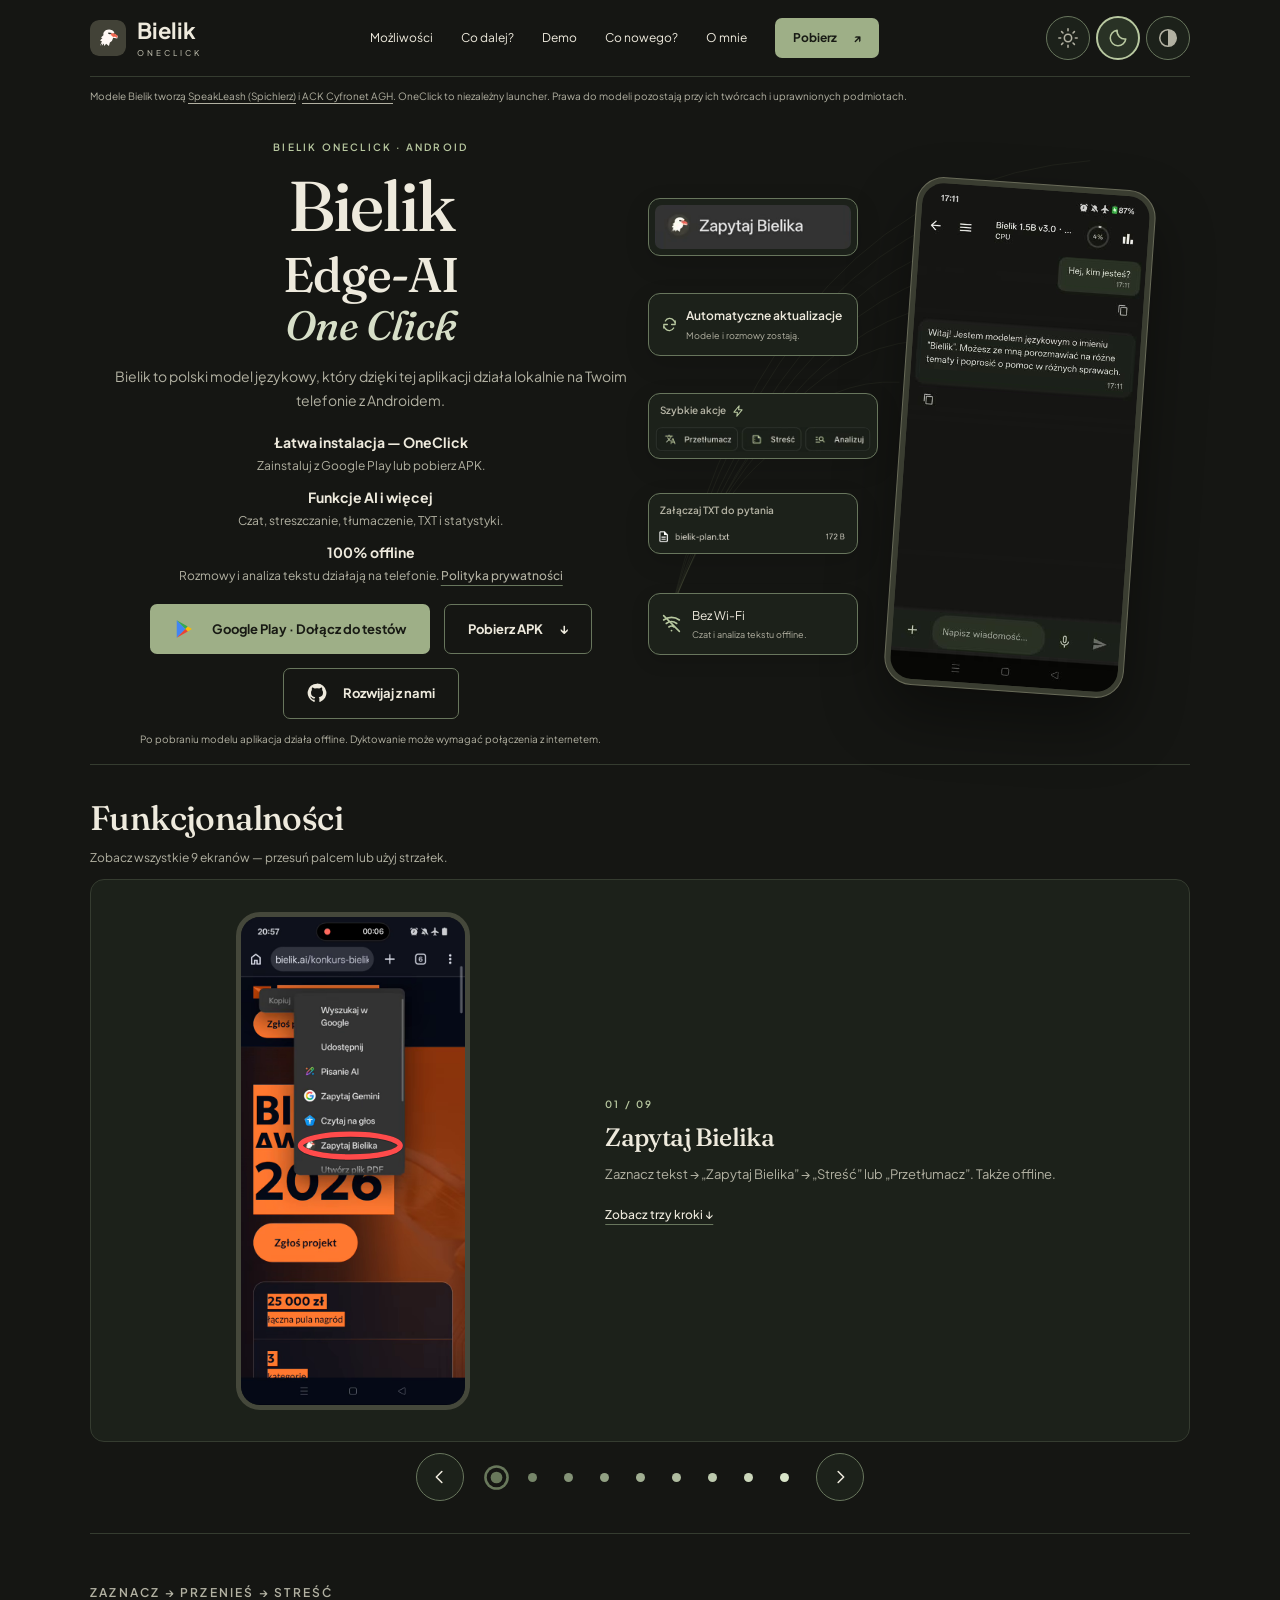
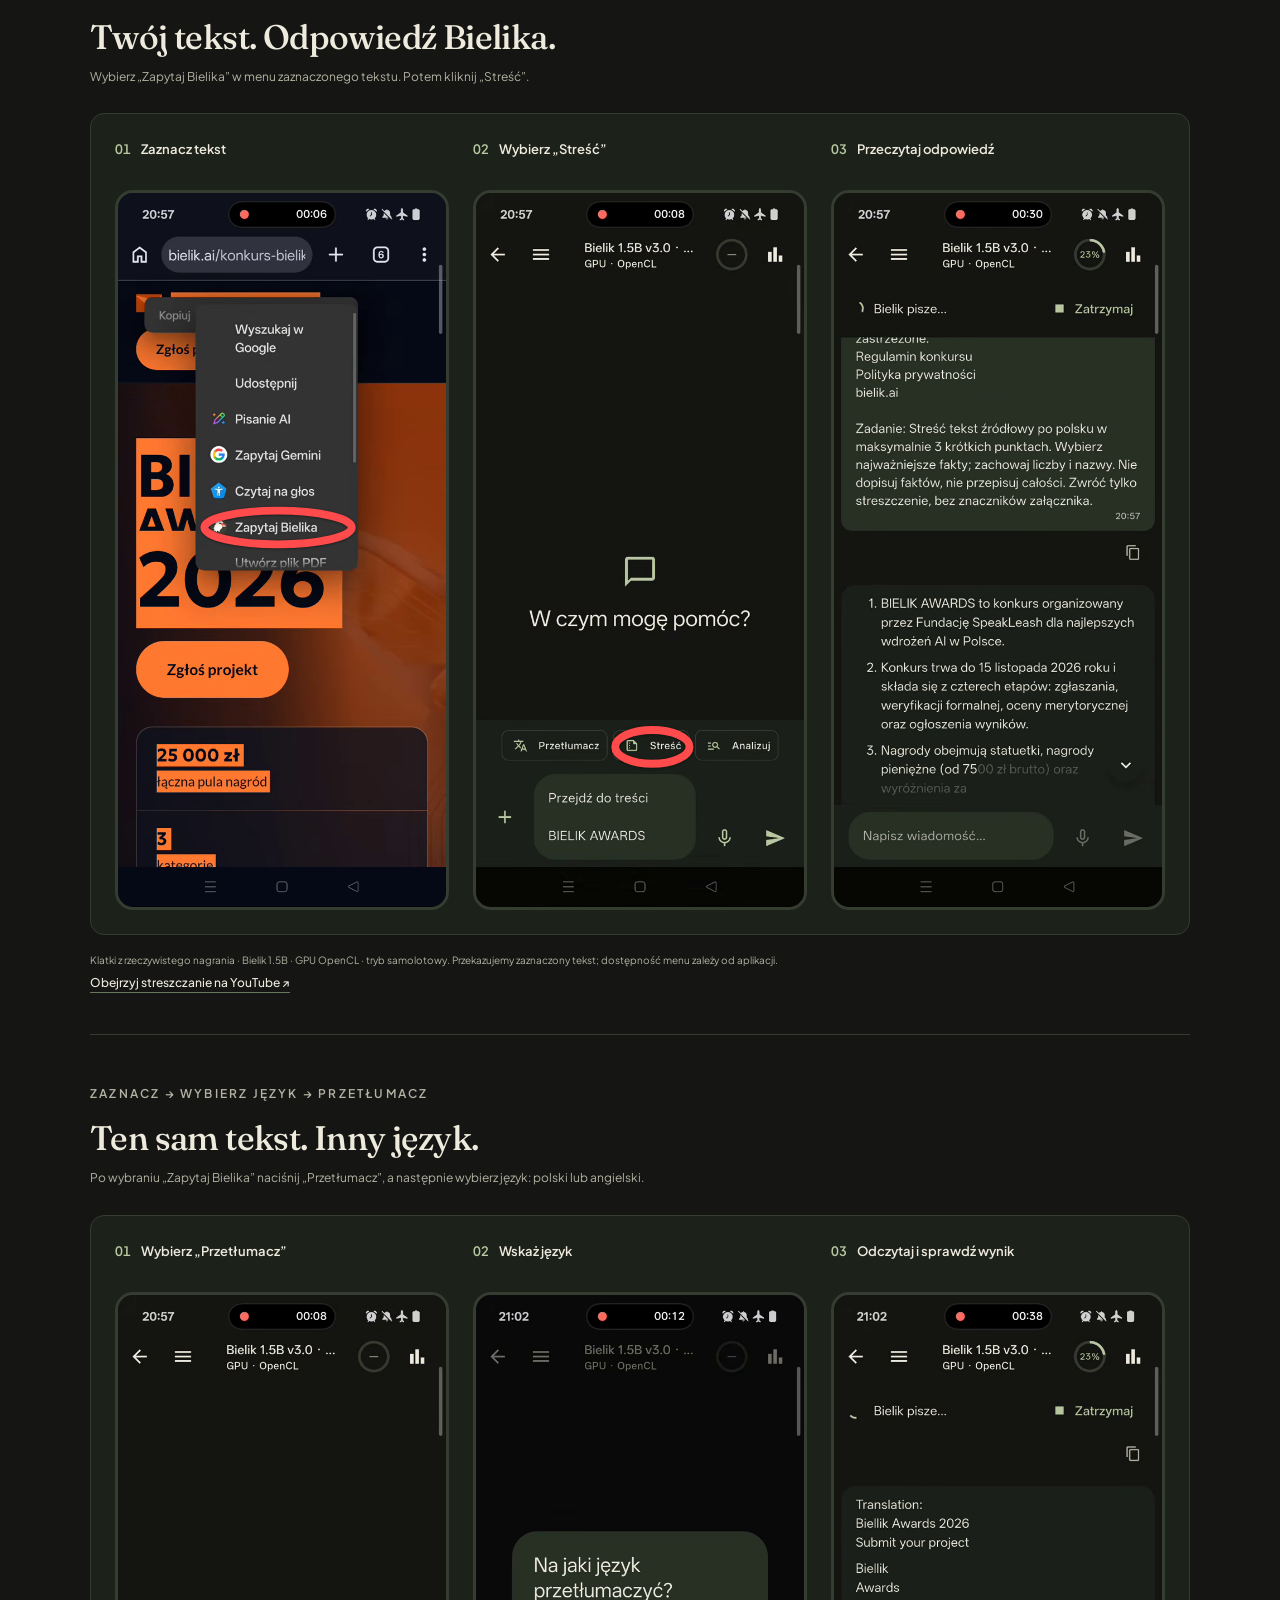
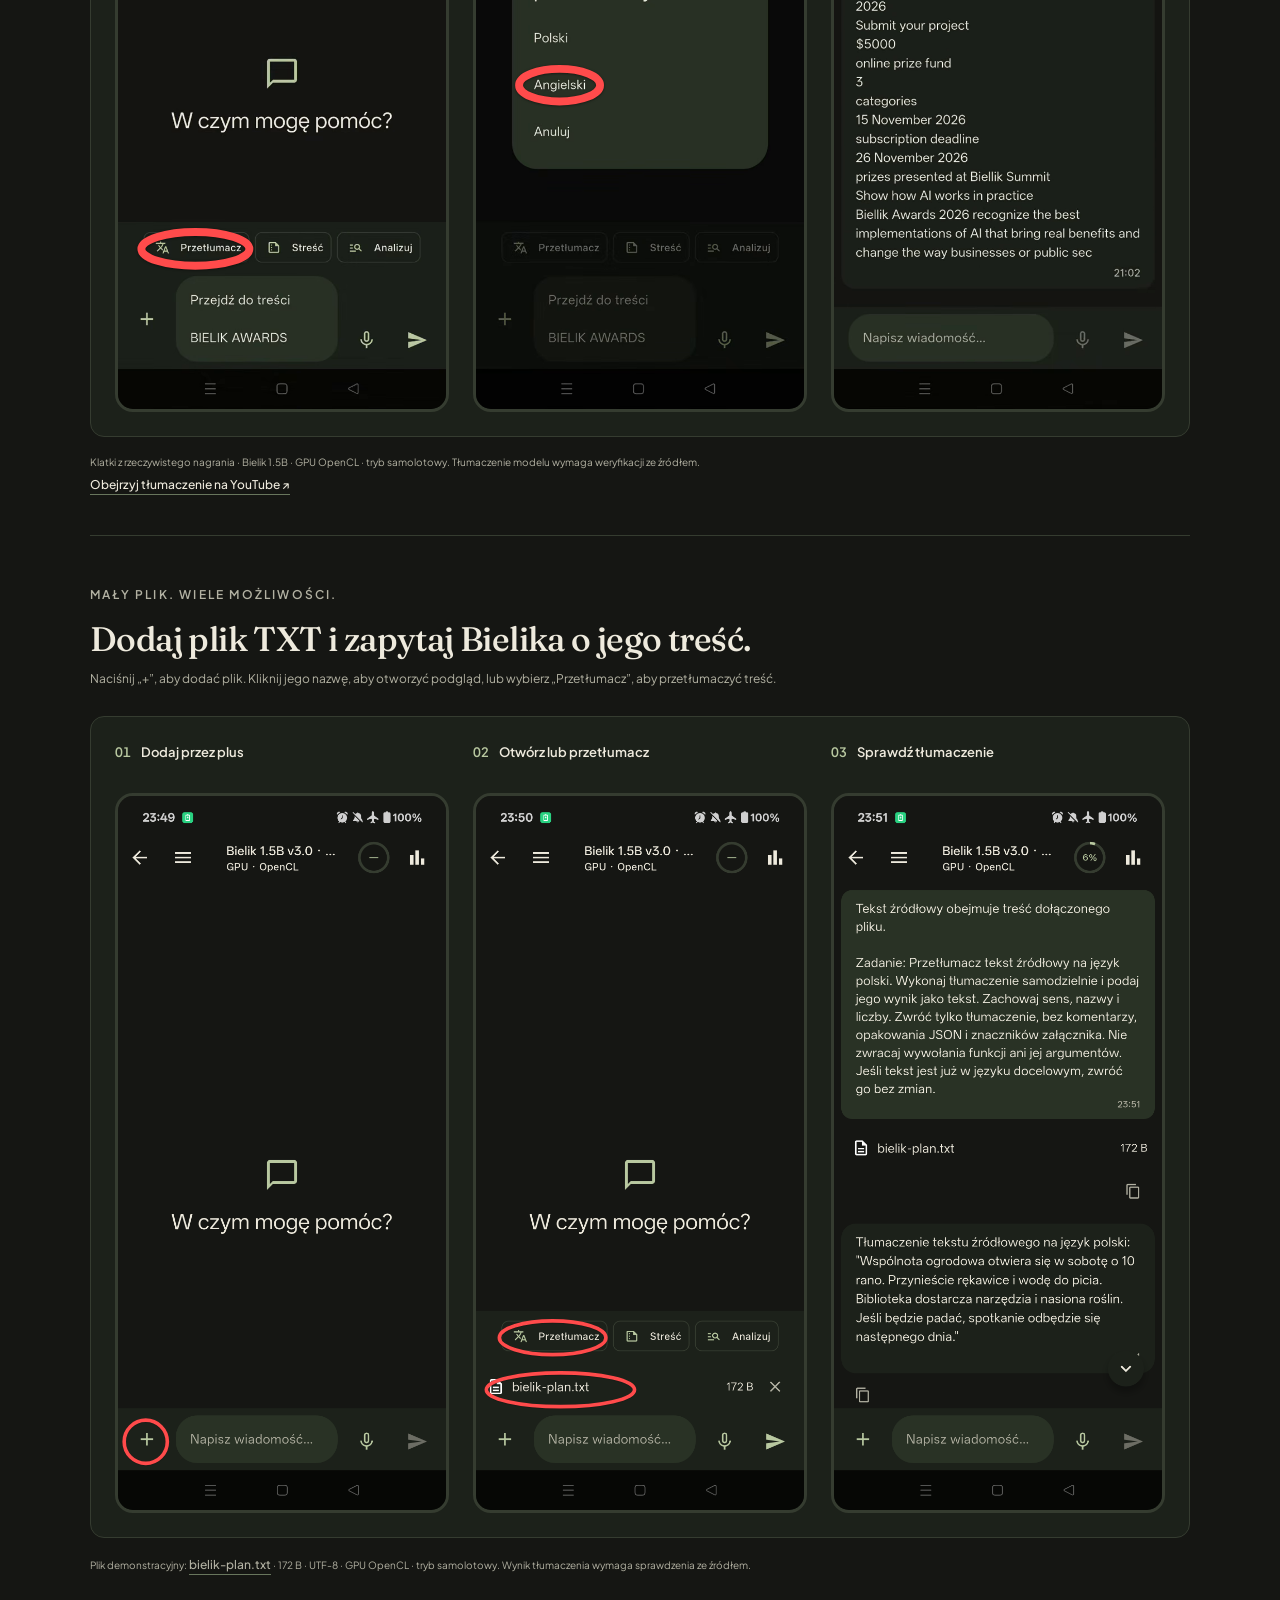
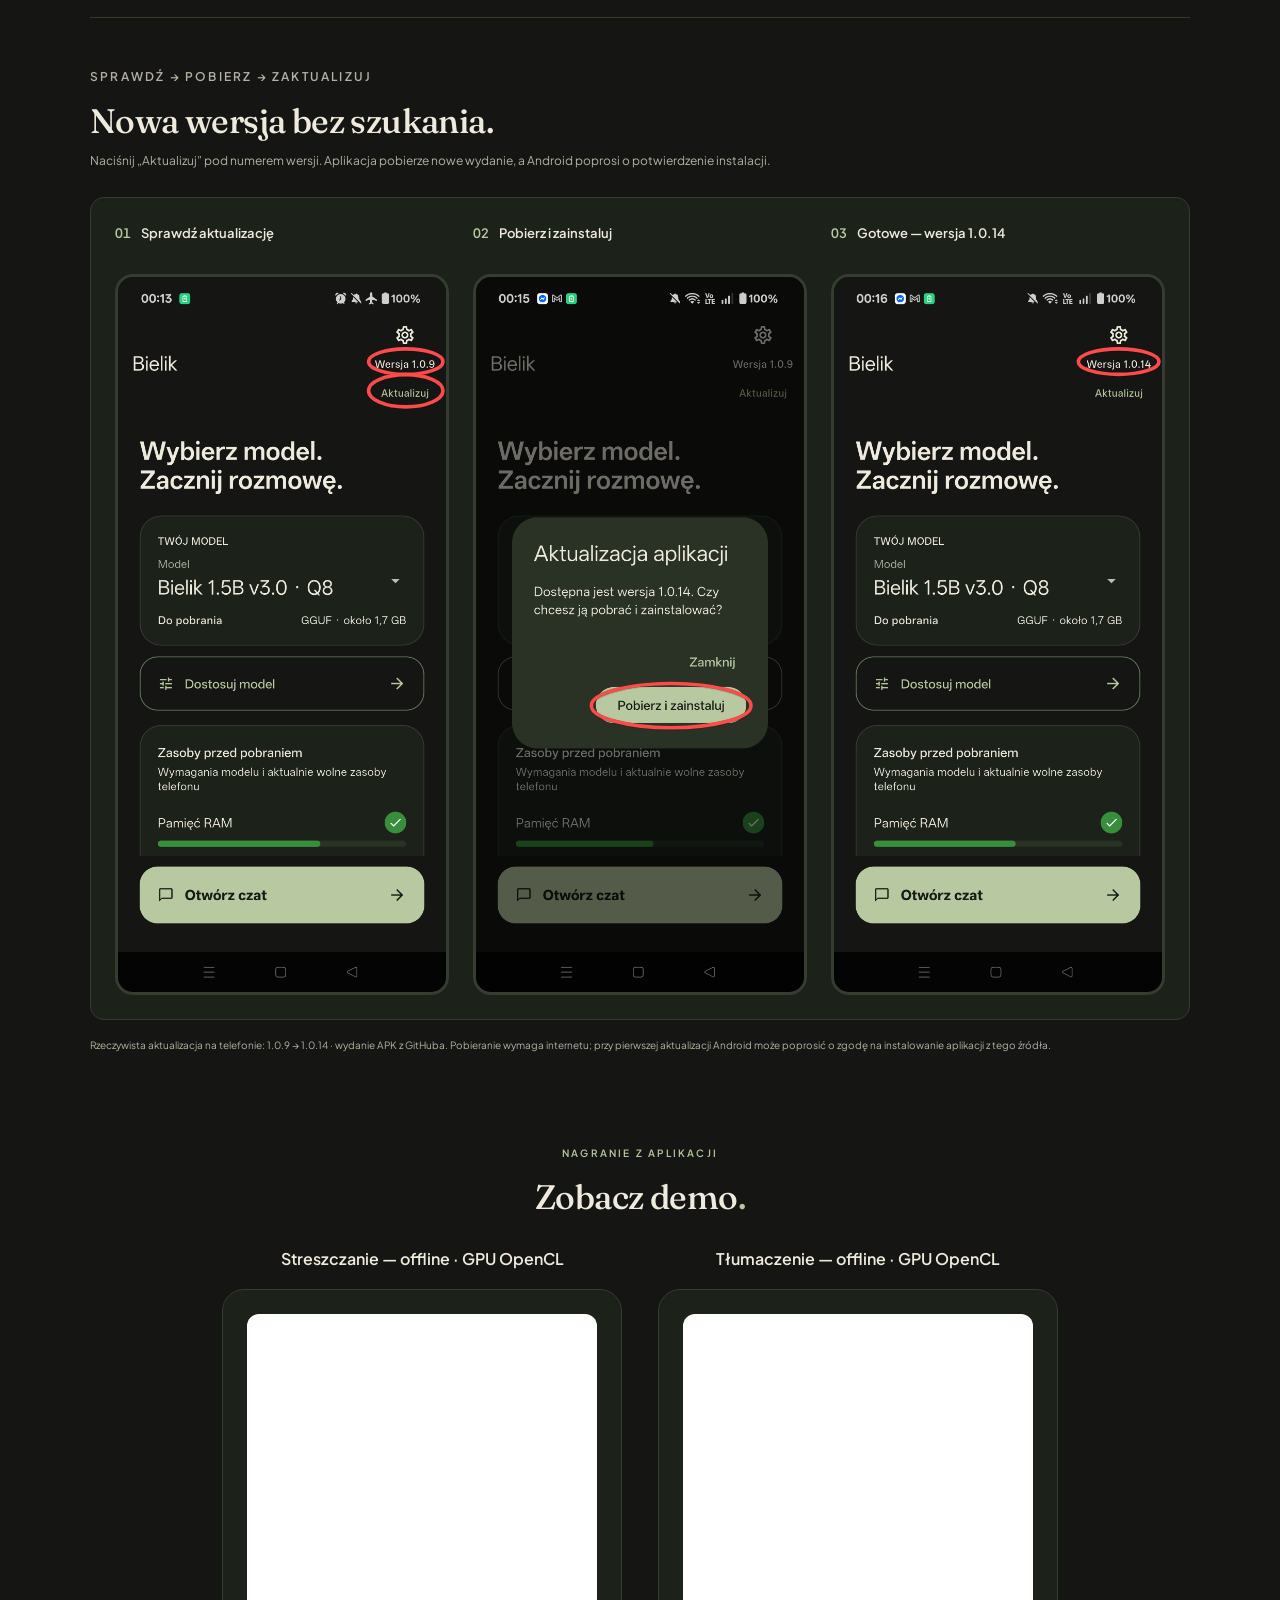
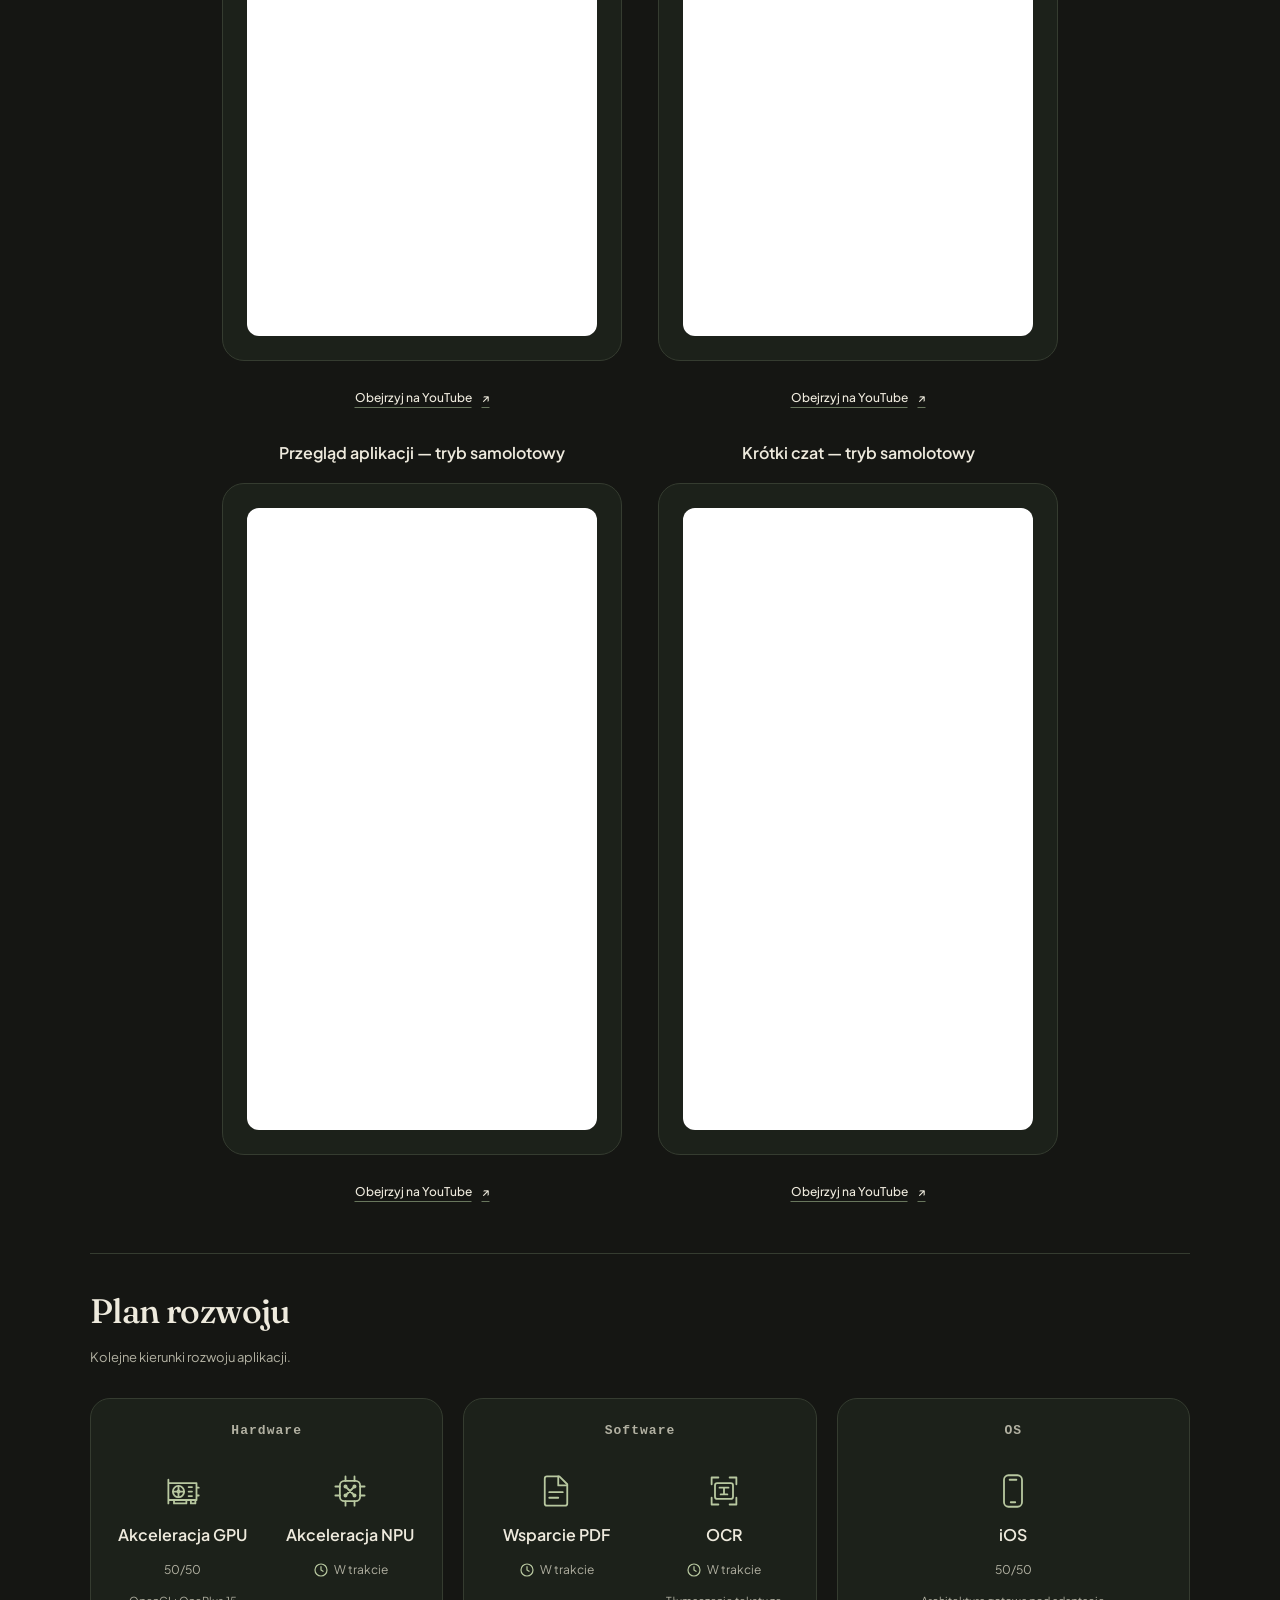
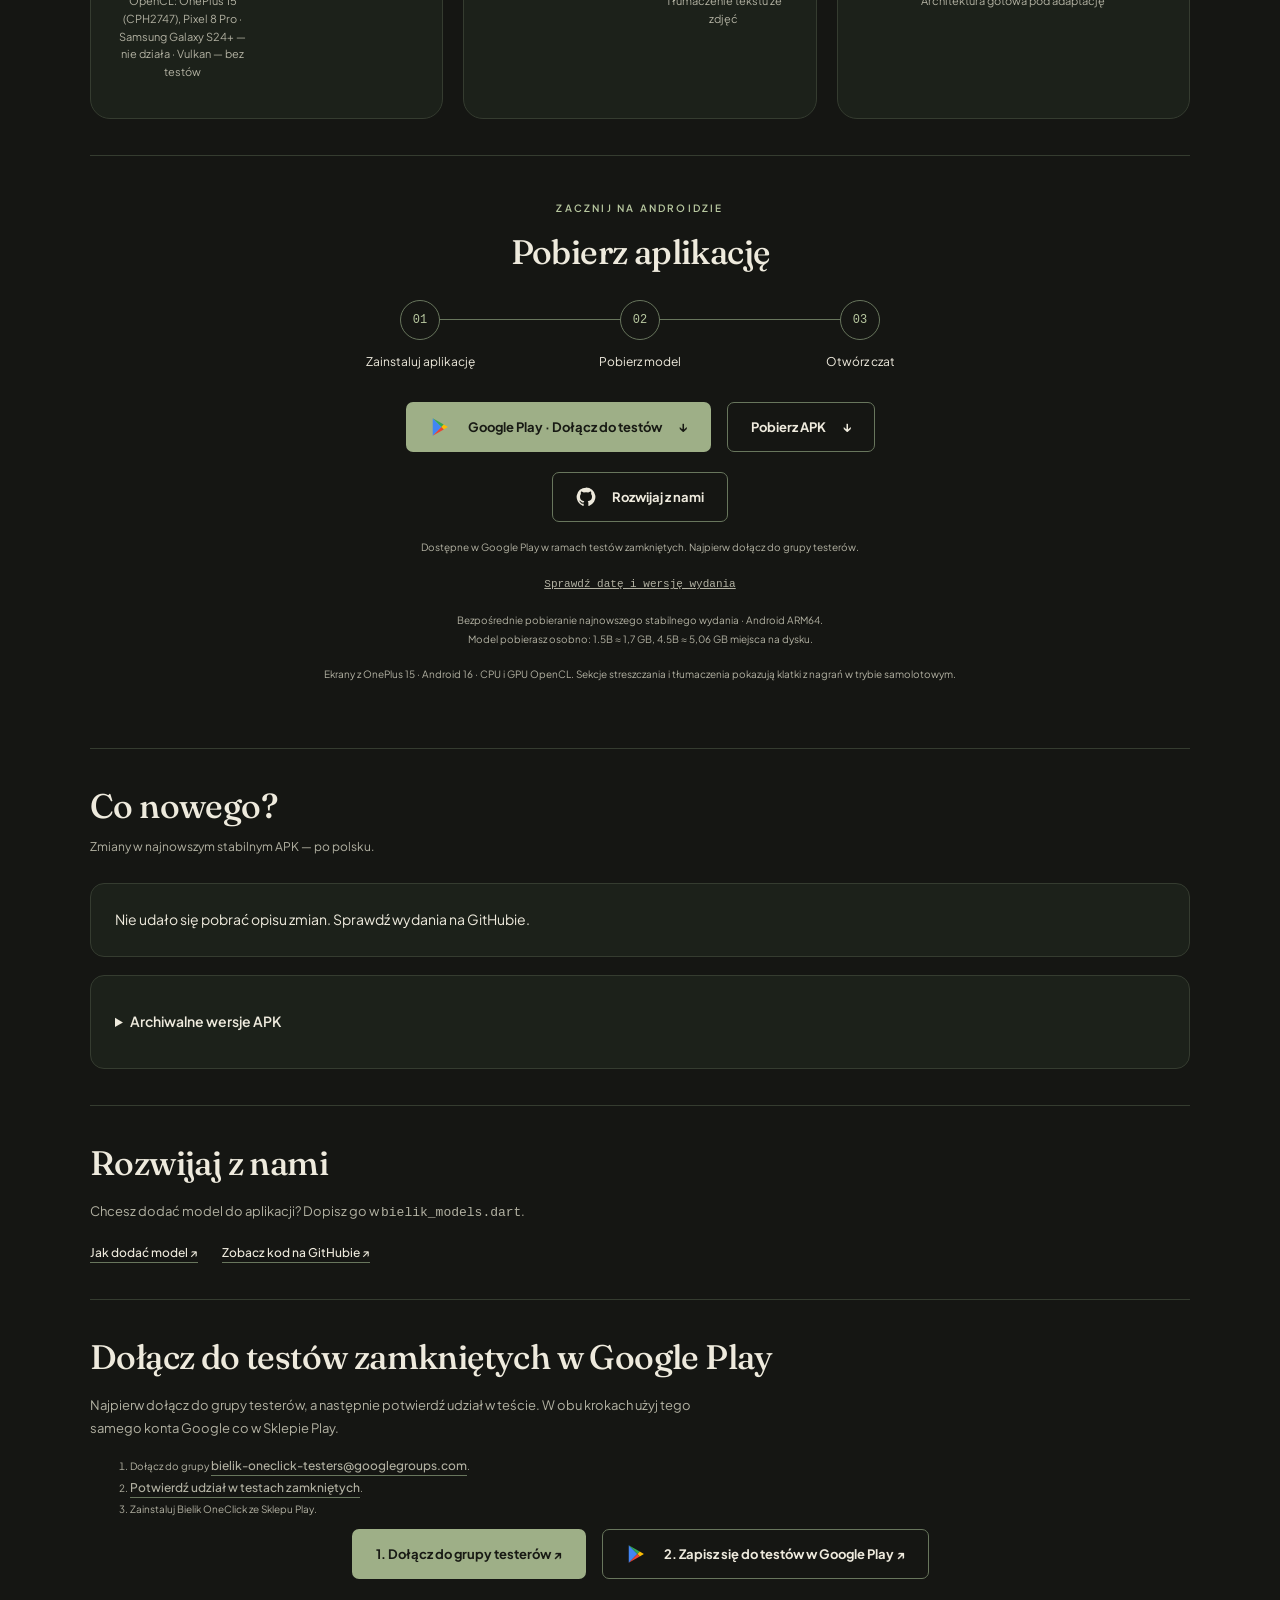
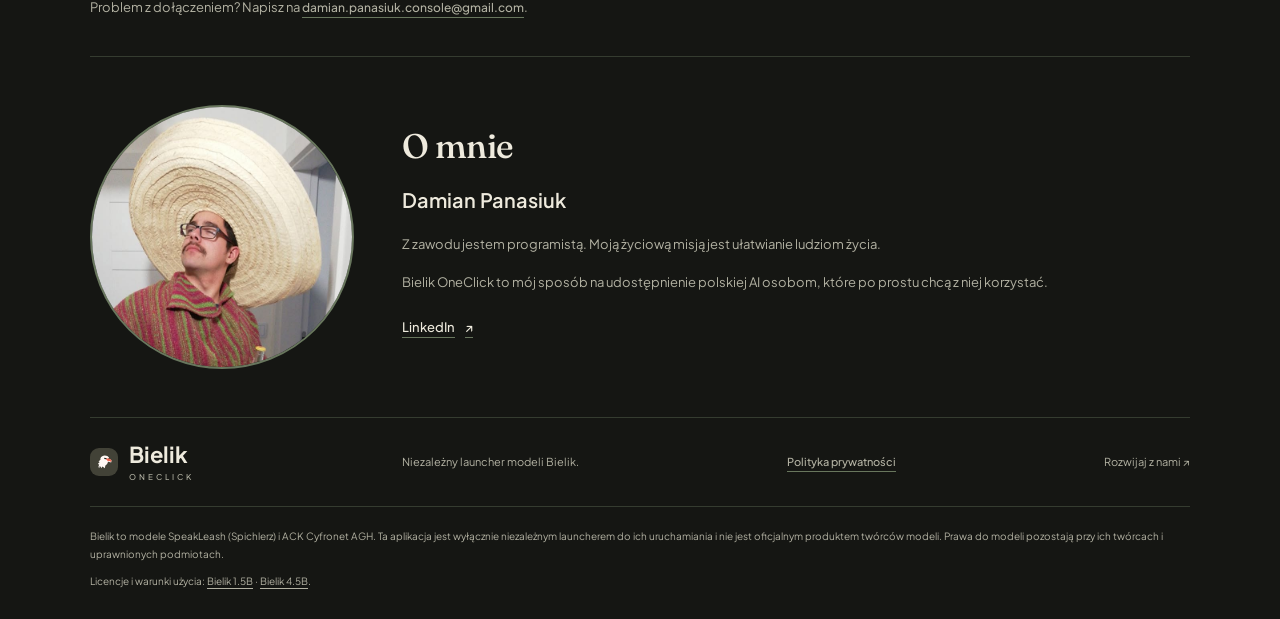
<file: site/index.html>
<!doctype html>
<html lang="pl">
<head>
  <meta charset="utf-8">
  <meta name="viewport" content="width=device-width, initial-scale=1">
  <meta name="theme-color" content="#151613">
  <meta name="description" content="Uruchom Bielika jednym kliknięciem. Polski model językowy lokalnie na Androidzie — czat, statystyki i ustawienia modelu.">
  <meta property="og:title" content="Bielik Edge-AI One Click">
  <meta property="og:description" content="Uruchom Bielika jednym kliknięciem. Polski model językowy lokalnie na Androidzie — czat, statystyki i ustawienia modelu.">
  <meta property="og:type" content="website">
  <title>Bielik Edge-AI One Click</title>
  <link rel="preconnect" href="https://fonts.googleapis.com">
  <link rel="preconnect" href="https://fonts.gstatic.com" crossorigin>
  <link href="https://fonts.googleapis.com/css2?family=Fraunces:opsz,wght@9..144,500;9..144,600&amp;family=Plus+Jakarta+Sans:wght@400;500;600;700&amp;display=swap" rel="stylesheet">
  <link rel="icon" type="image/svg+xml" href="assets/mark.svg">
  <script src="theme.js"></script>
  <link rel="stylesheet" href="styles.css?v=features-viewport">
  <script src="release-info.js?v=archive-stable-only" defer></script>
  <script src="carousel.js?v=viewport-controls" defer></script>
  <script src="screenshot-zoom.js" defer></script>
  <script src="text-preview.js" defer></script>
  <script src="google-play-links.js" defer></script>
  <script src="generation-preview.js?v=inline-controls" defer></script>
</head>
<body>
  <a class="skip-link" href="#main">Przejdź do treści</a>
  <header class="site-header wrap">
    <a class="brand" href="./" aria-label="Bielik OneClick — strona główna">
      <img src="assets/mark.svg" width="36" height="36" alt="">
      <span>Bielik<span class="brand-sub">ONECLICK</span></span>
    </a>
    <nav aria-label="Menu główne">
      <a class="nav-link" href="#mozliwosci">Możliwości</a>
      <a class="nav-link" href="#dalej">Co dalej?</a>
      <a class="nav-link nav-demo" href="#demo">Demo</a>
      <a class="nav-link" href="#wydania">Co nowego?</a>
      <a class="nav-link" href="#o-mnie">O mnie</a>
      <a class="button button-small" href="#pobierz">Pobierz <span aria-hidden="true">↗</span></a>
    </nav>
    <div class="theme-picker" role="group" aria-label="Motyw kolorystyczny" hidden>
      <button class="theme-button" type="button" data-theme-choice="light" aria-label="Jasny motyw" title="Jasny motyw" aria-pressed="false"><svg viewBox="0 0 24 24" width="22" height="22" fill="none" stroke="currentColor" stroke-width="1.7" stroke-linecap="round" stroke-linejoin="round" aria-hidden="true"><circle cx="12" cy="12" r="4"/><path d="M12 2v2m0 16v2M2 12h2m16 0h2M5 5l1.5 1.5m11 11L19 19M5 19l1.5-1.5m11-11L19 5"/></svg></button>
      <button class="theme-button" type="button" data-theme-choice="dark" aria-label="Ciemny motyw" title="Ciemny motyw" aria-pressed="false"><svg viewBox="0 0 24 24" width="22" height="22" fill="none" stroke="currentColor" stroke-width="1.7" stroke-linecap="round" stroke-linejoin="round" aria-hidden="true"><path d="M20.5 13A8.5 8.5 0 0 1 11 3.5 8.5 8.5 0 1 0 20.5 13Z"/></svg></button>
      <button class="theme-button" type="button" data-theme-choice="contrast" aria-label="Wysoki kontrast" title="Wysoki kontrast" aria-pressed="false"><svg viewBox="0 0 24 24" width="22" height="22" fill="none" stroke="currentColor" stroke-width="1.7" stroke-linecap="round" stroke-linejoin="round" aria-hidden="true"><circle cx="12" cy="12" r="9"/><path d="M12 3a9 9 0 0 1 0 18Z" fill="currentColor" stroke="none"/></svg></button>
    </div>
  </header>

  <p class="attribution wrap">Modele Bielik tworzą <a href="https://speakleash.org/">SpeakLeash (Spichlerz)</a> i <a href="https://www.cyfronet.pl/">ACK Cyfronet AGH</a>. OneClick to niezależny launcher. Prawa do modeli pozostają przy ich twórcach i uprawnionych podmiotach.</p>

  <main id="main">
    <section class="intro wrap" aria-labelledby="hero-title">
      <div class="intro-copy">
        <p class="eyebrow">BIELIK ONECLICK · ANDROID</p>
        <h1 id="hero-title"><span class="hero-name">Bielik</span> <span class="hero-detail">Edge-AI</span> <em class="hero-tagline">One Click</em></h1>
        <p>Bielik to polski model językowy, który dzięki tej aplikacji działa lokalnie na Twoim telefonie z Androidem.</p>
        <ul class="hero-benefits">
          <li><strong>Łatwa instalacja — OneClick</strong><span>Zainstaluj z Google Play lub pobierz APK.</span></li>
          <li><strong>Funkcje AI i więcej</strong><span>Czat, streszczanie, tłumaczenie, TXT i statystyki.</span></li>
          <li><strong>100% offline</strong><span>Rozmowy i analiza tekstu działają na telefonie. <a class="text-link" href="privacy.html">Polityka prywatności</a></span></li>
        </ul>
        <div class="hero-actions"><a class="button" href="#testy-google-play"><svg viewBox="0 0 24 24" width="22" height="22" aria-hidden="true" focusable="false"><path fill="#4285F4" d="M3 2.5v19L12.5 12Z"/><path fill="#34A853" d="m3 2.5 12 6.9-2.5 2.6Z"/><path fill="#FBBC04" d="m15 9.4 4.5 2.6-4.5 2.6-2.5-2.6Z"/><path fill="#EA4335" d="m3 21.5 12-6.9-2.5-2.6Z"/></svg><span>Google Play · Dołącz do testów</span></a><a class="button button-outline" href="#pobierz">Pobierz APK <span aria-hidden="true">↓</span></a><a class="button button-outline" href="https://github.com/GHRik/bielik_oneclick_launcher" aria-label="Rozwijaj z nami — repozytorium GitHub"><svg viewBox="0 0 24 24" width="20" height="20" fill="currentColor" aria-hidden="true" focusable="false"><path d="M12 .75a11.25 11.25 0 0 0-3.56 21.92c.56.1.77-.24.77-.54v-2.1c-3.13.68-3.79-1.33-3.79-1.33-.51-1.3-1.25-1.65-1.25-1.65-1.02-.7.08-.69.08-.69 1.13.08 1.73 1.16 1.73 1.16 1 1.72 2.63 1.22 3.27.93.1-.73.39-1.22.71-1.5-2.5-.28-5.13-1.25-5.13-5.56 0-1.23.44-2.23 1.16-3.02-.12-.29-.5-1.43.11-2.98 0 0 .95-.3 3.1 1.15a10.8 10.8 0 0 1 5.63 0c2.15-1.45 3.1-1.15 3.1-1.15.61 1.55.23 2.69.11 2.98.72.79 1.16 1.79 1.16 3.02 0 4.32-2.63 5.27-5.14 5.55.4.35.76 1.04.76 2.1v3.1c0 .3.2.65.77.54A11.25 11.25 0 0 0 12 .75Z"/></svg><span>Rozwijaj z nami</span></a></div>
        <p class="hero-offline-note">Po pobraniu modelu aplikacja działa offline. Dyktowanie może wymagać połączenia z internetem.</p>
      </div>
      <div class="setup-visual" aria-label="Rozmowa z Bielikiem i funkcje aplikacji.">
        <a class="hero-feature hero-feature-ask" href="#zapytaj-bielika" aria-label="Zapytaj Bielika — zobacz, jak użyć zaznaczonego tekstu">
          <svg class="hero-screen-crop" viewBox="147 570 278 62" width="278" height="62" aria-hidden="true"><image href="assets/ask-selection-opencl.png" width="588" height="1280"/></svg>
        </a>
        <a class="hero-feature hero-feature-update" href="#aktualizacje-aplikacji">
          <svg viewBox="0 0 24 24" width="17" height="17" fill="none" stroke="currentColor" stroke-width="1.8" stroke-linecap="round" stroke-linejoin="round" aria-hidden="true"><path d="M20 7v5h-5M4 17v-5h5"/><path d="M6.1 7a7 7 0 0 1 11.6-1L20 9M4 15l2.3 3A7 7 0 0 0 17.9 17"/></svg>
          <span>Automatyczne aktualizacje<small>Modele i rozmowy zostają.</small></span>
        </a>
        <a class="hero-feature hero-feature-actions" href="#tlumacz-tekst" aria-label="Szybkie akcje: Przetłumacz, Streść i Analizuj — zobacz kroki">
          <span class="hero-feature-caption">Szybkie akcje <svg viewBox="0 0 24 24" width="14" height="14" fill="none" stroke="currentColor" stroke-width="1.8" stroke-linecap="round" stroke-linejoin="round" aria-hidden="true"><path d="m14 3-9 11h6l-1 7 9-11h-6Z"/></svg></span>
          <svg class="hero-screen-crop" viewBox="44 962 500 58" width="500" height="58" aria-hidden="true"><image href="assets/quick-actions-opencl.png" width="588" height="1280"/></svg>
        </a>
        <a class="hero-feature hero-feature-txt" href="#pliki-txt" aria-label="Załączaj TXT do pytania — zobacz kroki">
          <span class="hero-feature-caption">Załączaj TXT do pytania</span>
          <svg class="hero-screen-crop" viewBox="30 2240 1080 110" width="1080" height="110" aria-hidden="true"><image href="assets/txt-attached-android.png?v=current-opencl" width="1272" height="2772"/></svg>
        </a>
        <a class="hero-offline-tile" href="#demo"><svg viewBox="0 0 24 24" width="21" height="21" fill="none" stroke="currentColor" stroke-width="1.8" stroke-linecap="round" aria-hidden="true"><path d="M3 8a15 15 0 0 1 18 0M6 12a10 10 0 0 1 12 0M9 16a5 5 0 0 1 6 0M3 3l18 18"/><circle cx="12" cy="20" r="1" fill="currentColor" stroke="none"/></svg><span>Bez Wi-Fi<small>Czat i analiza tekstu offline.</small></span></a>
        <figure class="setup-phone">
          <video id="generation-preview" muted loop playsinline preload="none" poster="assets/chat-live-poster.jpg?v=current-cpu" width="392" height="854" aria-label="Wysłanie pytania Hej, kim jesteś i rzeczywista odpowiedź Bielika na CPU w trybie samolotowym">
            <source src="assets/chat-live.mp4?v=current-cpu" type="video/mp4">
            <img src="assets/chat-live-poster.jpg?v=current-cpu" width="392" height="854" alt="Rozmowa z Bielikiem na telefonie z Androidem">
          </video>
        </figure>
      </div>
    </section>

    <section class="features wrap" id="mozliwosci" aria-labelledby="features-title" aria-roledescription="karuzela">
      <div class="section-heading"><h2 id="features-title">Funkcjonalności</h2><p>Zobacz wszystkie 9 ekranów — przesuń palcem lub użyj strzałek.</p></div>
      <div class="features-stage">
      <div class="slides">
        <article class="feature-slide" id="slide-ask" aria-label="1 z 9" aria-roledescription="slajd">
          <figure><span class="annotated-screen"><img class="phone-screen" src="assets/ask-selection-opencl.png" width="588" height="1280" fetchpriority="high" alt="Zapytaj Bielika w menu tekstu zaznaczonego na stronie internetowej"><svg class="screen-annotation" viewBox="0 0 588 1280" aria-hidden="true"><ellipse cx="287" cy="600" rx="131" ry="30"/></svg></span></figure>
          <div class="slide-copy"><p class="eyebrow">01 / 09</p><h3>Zapytaj Bielika</h3><p>Zaznacz tekst → „Zapytaj Bielika” → „Streść” lub „Przetłumacz”. Także offline.</p><a class="text-link" href="#zapytaj-bielika">Zobacz trzy kroki ↓</a></div>
        </article>
        <article class="feature-slide" id="slide-dictation" aria-label="2 z 9" aria-roledescription="slajd">
          <figure><span class="annotated-screen"><img class="phone-screen" src="assets/dictation-translate-android.png" width="1272" height="2772" loading="lazy" alt="Podgląd interfejsu: krok 1 — mikrofon do dyktowania, krok 2 — przycisk Przetłumacz"><svg class="screen-annotation" viewBox="0 0 1272 2772" aria-hidden="true"><ellipse cx="964" cy="2655" rx="76" ry="77"/><ellipse cx="303" cy="2445" rx="207" ry="65"/><g class="annotation-step"><circle cx="1080" cy="2545" r="55"/><text x="1080" y="2549">1</text></g><g class="annotation-step"><circle cx="106" cy="2328" r="55"/><text x="106" y="2332">2</text></g></svg></span><figcaption class="fine-print">Podgląd interfejsu · 1. Mikrofon → 2. Przetłumacz</figcaption></figure>
          <div class="slide-copy"><p class="eyebrow">02 / 09</p><h3>Podyktuj i przetłumacz</h3><p>1. Naciśnij mikrofon i podyktuj tekst.<br>2. Wybierz „Przetłumacz”, a następnie język: polski lub angielski.</p><p class="fine-print">Dyktowanie zależy od usługi w telefonie i może wymagać internetu. Przed wysłaniem możesz poprawić tekst.</p></div>
        </article>
        <article class="feature-slide" id="slide-actions" aria-label="3 z 9" aria-roledescription="slajd">
          <figure><span class="annotated-screen"><img class="phone-screen" src="assets/quick-actions-opencl.png" width="588" height="1280" loading="lazy" alt="Aktualne przyciski Przetłumacz, Streść i Analizuj po przekazaniu tekstu do Bielika"><svg class="screen-annotation" viewBox="0 0 588 1280" aria-hidden="true"><ellipse cx="316" cy="990" rx="66" ry="30"/></svg></span></figure>
          <div class="slide-copy"><p class="eyebrow">03 / 09</p><h3>Szybkie akcje</h3><p>Tłumacz, streszczaj i analizuj tekst. Wklej go, podyktuj, użyj „Zapytaj Bielika” lub dodaj plik TXT.</p><a class="text-link" href="#tlumacz-tekst">Zobacz tłumaczenie krok po kroku ↓</a></div>
        </article>
        <article class="feature-slide" id="slide-txt" aria-label="4 z 9" aria-roledescription="slajd">
          <figure><span class="annotated-screen"><img class="phone-screen" src="assets/txt-attached-android.png?v=current-opencl" width="1272" height="2772" loading="lazy" alt="Załącznik TXT z podglądem i tłumaczeniem"><svg class="screen-annotation" viewBox="0 0 1272 2772" aria-hidden="true"><ellipse cx="112" cy="2495" rx="83" ry="83"/><ellipse cx="300" cy="2095" rx="205" ry="65"/><ellipse cx="330" cy="2295" rx="285" ry="65"/></svg></span></figure>
          <div class="slide-copy"><p class="eyebrow">04 / 09</p><h3>Załączniki TXT</h3><p>Dodaj plik plusem. Otwórz go po nazwie, przetłumacz lub zapytaj o treść.</p><a class="text-link" href="#pliki-txt">Zobacz, jak to działa ↓</a></div>
        </article>
        <article class="feature-slide" id="slide-chat" aria-label="5 z 9" aria-roledescription="slajd">
          <figure><img class="phone-screen" src="assets/summary-opencl.png" width="588" height="1280" loading="lazy" alt="Bielik generuje streszczenie w czacie na GPU OpenCL"></figure>
          <div class="slide-copy"><p class="eyebrow">05 / 09</p><h3>Czat z Bielikiem</h3><p>Prowadź rozmowy bez internetu, kopiuj odpowiedzi i zachowuj historię rozmów na telefonie.</p></div>
        </article>
        <article class="feature-slide" id="slide-stats" aria-label="6 z 9" aria-roledescription="slajd">
          <figure><img class="phone-screen" src="assets/statistics-opencl.png" width="588" height="1280" loading="lazy" alt="Aktualny ekran statystyk podczas generowania na GPU OpenCL"></figure>
          <div class="slide-copy"><p class="eyebrow">06 / 09</p><h3>Statystyki urządzenia i modelu</h3><p>RAM, CPU i tempo odpowiedzi. Wykresy na żywo.</p><p class="fine-print">GPU i temperatury zależą od telefonu.</p></div>
        </article>
        <article class="feature-slide" id="slide-models" aria-label="7 z 9" aria-roledescription="slajd">
          <figure><img class="phone-screen" src="assets/models-android.png" width="1272" height="2772" loading="lazy" alt="Pobieranie i wybór modelu — ekran aplikacji Android"></figure>
          <div class="slide-copy"><p class="eyebrow">07 / 09</p><h3>Pobieranie i wybór modelu</h3><p><a class="text-link" href="https://huggingface.co/speakleash/Bielik-1.5B-v3.0-Instruct-GGUF">Bielik 1.5B</a> lub <a class="text-link" href="https://huggingface.co/speakleash/Bielik-4.5B-v3.0-Instruct-GGUF">Bielik 4.5B</a>. Jeden przycisk. Postęp, prędkość i czas pobierania.</p>
          </div>
        </article>
        <article class="feature-slide" id="slide-settings" aria-label="8 z 9" aria-roledescription="slajd">
          <figure><img class="phone-screen" src="assets/settings-android.png" width="1272" height="2772" loading="lazy" alt="Konfiguracja modelu — ekran aplikacji Android"></figure>
          <div class="slide-copy"><p class="eyebrow">08 / 09</p><h3>Konfiguracja modelu</h3><p>Kontekst, długość odpowiedzi, wątki CPU i motyw aplikacji.</p></div>
        </article>
        <article class="feature-slide" id="slide-updates" aria-label="9 z 9" aria-roledescription="slajd">
          <figure><span class="annotated-screen"><img class="phone-screen" src="assets/update-available-android.png" width="1272" height="2772" loading="lazy" alt="Bielik wykrywa wersję 1.0.14 i proponuje pobranie oraz instalację aktualizacji"><svg class="screen-annotation" viewBox="0 0 1272 2772" aria-hidden="true"><ellipse cx="756" cy="1660" rx="307" ry="85"/></svg></span></figure>
          <div class="slide-copy"><p class="eyebrow">09 / 09</p><h3>Aktualizacje w aplikacji</h3><p>Wersję z Google Play aktualizujesz przez Sklep. Wersję APK — przyciskiem „Aktualizuj” w aplikacji.</p><a class="text-link" href="#aktualizacje-aplikacji">Zobacz aktualizację APK ↓</a><p class="fine-print">Nagranie pokazuje wersję APK z GitHuba. Aktualizacje wymagają internetu.</p></div>
        </article>
      </div>
      <div class="carousel-arrows-overlay">
        <button class="carousel-arrow" type="button" data-direction="-1" aria-label="Poprzedni slajd"><svg viewBox="0 0 24 24" width="22" height="22" fill="none" stroke="currentColor" stroke-width="1.7" stroke-linecap="round" stroke-linejoin="round" aria-hidden="true"><path d="m14 6-6 6 6 6"/></svg></button>
        <button class="carousel-arrow" type="button" data-direction="1" aria-label="Następny slajd"><svg viewBox="0 0 24 24" width="22" height="22" fill="none" stroke="currentColor" stroke-width="1.7" stroke-linecap="round" stroke-linejoin="round" aria-hidden="true"><path d="m10 6 6 6-6 6"/></svg></button>
      </div>
      </div>
      <div class="carousel-controls" hidden>
        <button class="carousel-arrow carousel-bottom-arrow" type="button" data-direction="-1" aria-label="Poprzedni slajd"><svg viewBox="0 0 24 24" width="22" height="22" fill="none" stroke="currentColor" stroke-width="1.7" stroke-linecap="round" stroke-linejoin="round" aria-hidden="true"><path d="m14 6-6 6 6 6"/></svg></button>
        <div class="carousel-dots" role="group" aria-label="Wybierz slajd">
          <button type="button" data-slide="0" aria-label="Zapytaj Bielika" aria-controls="slide-ask" aria-current="true"><span></span></button>
          <button type="button" data-slide="1" aria-label="Podyktuj i przetłumacz" aria-controls="slide-dictation"><span></span></button>
          <button type="button" data-slide="2" aria-label="Szybkie akcje" aria-controls="slide-actions"><span></span></button>
          <button type="button" data-slide="3" aria-label="Załączniki TXT" aria-controls="slide-txt"><span></span></button>
          <button type="button" data-slide="4" aria-label="Czat z Bielikiem" aria-controls="slide-chat"><span></span></button>
          <button type="button" data-slide="5" aria-label="Statystyki urządzenia i modelu" aria-controls="slide-stats"><span></span></button>
          <button type="button" data-slide="6" aria-label="Pobieranie i wybór modelu" aria-controls="slide-models"><span></span></button>
          <button type="button" data-slide="7" aria-label="Konfiguracja modelu" aria-controls="slide-settings"><span></span></button>
          <button type="button" data-slide="8" aria-label="Aktualizacje w aplikacji" aria-controls="slide-updates"><span></span></button>
        </div>
        <button class="carousel-arrow carousel-bottom-arrow" type="button" data-direction="1" aria-label="Następny slajd"><svg viewBox="0 0 24 24" width="22" height="22" fill="none" stroke="currentColor" stroke-width="1.7" stroke-linecap="round" stroke-linejoin="round" aria-hidden="true"><path d="m10 6 6 6-6 6"/></svg></button>
      </div>
      <span class="sr-only" id="slide-status" aria-live="polite"></span>
    </section>

    <section class="ask-flow wrap" id="zapytaj-bielika" aria-labelledby="ask-flow-title">
      <div class="section-heading"><p class="eyebrow">ZAZNACZ → PRZENIEŚ → STREŚĆ</p><h2 id="ask-flow-title">Twój tekst. Odpowiedź Bielika.</h2><p>Wybierz „Zapytaj Bielika” w menu zaznaczonego tekstu. Potem kliknij „Streść”.</p></div>
      <div class="ask-flow-steps" aria-label="Trzy kroki na prawdziwym telefonie">
        <figure><figcaption><span>01</span> Zaznacz tekst</figcaption><span class="annotated-screen"><img src="assets/ask-selection-opencl.png" width="588" height="1280" loading="lazy" alt="Zapytaj Bielika w menu tekstu zaznaczonego na stronie internetowej"><svg class="screen-annotation" viewBox="0 0 588 1280" aria-hidden="true"><ellipse cx="287" cy="600" rx="131" ry="30"/></svg></span></figure>
        <figure><figcaption><span>02</span> Wybierz „Streść”</figcaption><span class="annotated-screen"><img src="assets/quick-actions-opencl.png" width="588" height="1280" loading="lazy" alt="Aktualne przyciski Przetłumacz, Streść i Analizuj po przekazaniu tekstu do Bielika"><svg class="screen-annotation" viewBox="0 0 588 1280" aria-hidden="true"><ellipse cx="316" cy="990" rx="66" ry="30"/></svg></span></figure>
        <figure><figcaption><span>03</span> Przeczytaj odpowiedź</figcaption><img src="assets/summary-opencl.png" width="588" height="1280" loading="lazy" alt="Fragment rzeczywistego streszczenia generowanego przez Bielika na GPU OpenCL w trybie samolotowym"></figure>
      </div>
      <p class="capture-note">Klatki z rzeczywistego nagrania · Bielik 1.5B · GPU OpenCL · tryb samolotowy. Przekazujemy zaznaczony tekst; dostępność menu zależy od aplikacji.</p>
      <a class="text-link" href="https://www.youtube.com/shorts/u4ovz4G72to">Obejrzyj streszczanie na YouTube ↗</a>
    </section>

    <section class="ask-flow wrap" id="tlumacz-tekst" aria-labelledby="translate-flow-title">
      <div class="section-heading"><p class="eyebrow">ZAZNACZ → WYBIERZ JĘZYK → PRZETŁUMACZ</p><h2 id="translate-flow-title">Ten sam tekst. Inny język.</h2><p>Po wybraniu „Zapytaj Bielika” naciśnij „Przetłumacz”, a następnie wybierz język: polski lub angielski.</p></div>
      <div class="ask-flow-steps" aria-label="Tłumaczenie zaznaczonego tekstu w trzech krokach">
        <figure><figcaption><span>01</span> Wybierz „Przetłumacz”</figcaption><span class="annotated-screen"><img src="assets/quick-actions-opencl.png" width="588" height="1280" loading="lazy" alt="Przycisk Przetłumacz obok Streść i Analizuj w czacie Bielika"><svg class="screen-annotation" viewBox="0 0 588 1280" aria-hidden="true"><ellipse cx="140" cy="990" rx="96" ry="30"/></svg></span></figure>
        <figure><figcaption><span>02</span> Wskaż język</figcaption><span class="annotated-screen"><img src="assets/translate-language-opencl.png" width="588" height="1280" loading="lazy" alt="Wybór polskiego lub angielskiego jako języka tłumaczenia"><svg class="screen-annotation" viewBox="0 0 588 1280" aria-hidden="true"><ellipse cx="151" cy="699" rx="72" ry="29"/></svg></span></figure>
        <figure><figcaption><span>03</span> Odczytaj i sprawdź wynik</figcaption><img src="assets/translated-opencl.png" width="588" height="1280" loading="lazy" alt="Fragment angielskiego tłumaczenia generowanego lokalnie przez Bielika na GPU OpenCL"></figure>
      </div>
      <p class="capture-note">Klatki z rzeczywistego nagrania · Bielik 1.5B · GPU OpenCL · tryb samolotowy. Tłumaczenie modelu wymaga weryfikacji ze źródłem.</p>
      <a class="text-link" href="https://www.youtube.com/shorts/GNGXWQAcr3Q">Obejrzyj tłumaczenie na YouTube ↗</a>
    </section>

    <section class="ask-flow wrap" id="pliki-txt" aria-labelledby="txt-flow-title">
      <div class="section-heading"><p class="eyebrow">MAŁY PLIK. WIELE MOŻLIWOŚCI.</p><h2 id="txt-flow-title">Dodaj plik TXT i zapytaj Bielika o jego treść.</h2><p>Naciśnij „+”, aby dodać plik. Kliknij jego nazwę, aby otworzyć podgląd, lub wybierz „Przetłumacz”, aby przetłumaczyć treść.</p></div>
      <div class="ask-flow-steps" aria-label="Dodawanie, podgląd i tłumaczenie krótkiego TXT">
        <figure><figcaption><span>01</span> Dodaj przez plus</figcaption><span class="annotated-screen"><img src="assets/txt-add-android.png?v=current-opencl" width="1272" height="2772" loading="lazy" alt="Plus do dodawania plików TXT w czacie"><svg class="screen-annotation" viewBox="0 0 1272 2772" aria-hidden="true"><ellipse cx="112" cy="2495" rx="83" ry="83"/></svg></span></figure>
        <figure><figcaption><span>02</span> Otwórz lub przetłumacz</figcaption><span class="annotated-screen"><img src="assets/txt-attached-android.png?v=current-opencl" width="1272" height="2772" loading="lazy" alt="Plik bielik-plan.txt w czacie, przycisk tłumaczenia i klikalna nazwa pliku"><svg class="screen-annotation" viewBox="0 0 1272 2772" aria-hidden="true"><ellipse cx="300" cy="2095" rx="205" ry="65"/><ellipse cx="330" cy="2295" rx="285" ry="65"/></svg></span></figure>
        <figure><figcaption><span>03</span> Sprawdź tłumaczenie</figcaption><img src="assets/txt-translated-android.png?v=current-opencl" width="1272" height="2772" loading="lazy" alt="Rzeczywista odpowiedź Bielika po przetłumaczeniu angielskiego załącznika TXT na polski"></figure>
      </div>
      <p class="capture-note">Plik demonstracyjny: <button class="text-link text-preview-trigger" type="button" aria-haspopup="dialog" aria-controls="txt-preview">bielik-plan.txt</button> · 172 B · UTF-8 · GPU OpenCL · tryb samolotowy. Wynik tłumaczenia wymaga sprawdzenia ze źródłem.</p>
    </section>

    <section class="ask-flow wrap" id="aktualizacje-aplikacji" aria-labelledby="update-flow-title">
      <div class="section-heading"><p class="eyebrow">SPRAWDŹ → POBIERZ → ZAKTUALIZUJ</p><h2 id="update-flow-title">Nowa wersja bez szukania.</h2><p>Naciśnij „Aktualizuj” pod numerem wersji. Aplikacja pobierze nowe wydanie, a Android poprosi o potwierdzenie instalacji.</p></div>
      <div class="ask-flow-steps" aria-label="Aktualizacja aplikacji z wersji 1.0.9 do 1.0.14">
        <figure><figcaption><span>01</span> Sprawdź aktualizację</figcaption><span class="annotated-screen"><img src="assets/update-before-android.png" width="1272" height="2772" loading="lazy" alt="Wersja 1.0.9 i przycisk Aktualizuj pod zębatką"><svg class="screen-annotation" viewBox="0 0 1272 2772" aria-hidden="true"><ellipse cx="1112" cy="337" rx="143" ry="49"/><ellipse cx="1112" cy="449" rx="143" ry="62"/></svg></span></figure>
        <figure><figcaption><span>02</span> Pobierz i zainstaluj</figcaption><span class="annotated-screen"><img src="assets/update-available-android.png" width="1272" height="2772" loading="lazy" alt="Komunikat o dostępnej wersji 1.0.14 i przycisk Pobierz i zainstaluj"><svg class="screen-annotation" viewBox="0 0 1272 2772" aria-hidden="true"><ellipse cx="756" cy="1660" rx="307" ry="85"/></svg></span></figure>
        <figure><figcaption><span>03</span> Gotowe — wersja 1.0.14</figcaption><span class="annotated-screen"><img src="assets/update-after-android.png" width="1272" height="2772" loading="lazy" alt="Ekran aplikacji po aktualizacji z widoczną wersją 1.0.14"><svg class="screen-annotation" viewBox="0 0 1272 2772" aria-hidden="true"><ellipse cx="1100" cy="337" rx="155" ry="49"/></svg></span></figure>
      </div>
      <p class="capture-note">Rzeczywista aktualizacja na telefonie: 1.0.9 → 1.0.14 · wydanie APK z GitHuba. Pobieranie wymaga internetu; przy pierwszej aktualizacji Android może poprosić o zgodę na instalowanie aplikacji z tego źródła.</p>
    </section>

    <section class="demo-section wrap" id="demo" aria-labelledby="demo-title">
      <p class="eyebrow">NAGRANIE Z APLIKACJI</p>
      <h2 id="demo-title">Zobacz demo<span>.</span></h2>
      <div class="demo-grid">
        <article class="demo-video" aria-labelledby="demo-summary-title">
          <h3 id="demo-summary-title">Streszczanie — offline · GPU OpenCL</h3>
          <div class="demo-frame">
            <div class="demo-player">
              <iframe
                src="https://www.youtube-nocookie.com/embed/u4ovz4G72to?playsinline=1&amp;rel=0"
                title="Zapytaj Bielika i streszczanie zaznaczonego tekstu offline na GPU OpenCL"
                width="360"
                height="640"
                loading="lazy"
                referrerpolicy="strict-origin-when-cross-origin"
                allow="encrypted-media; fullscreen; picture-in-picture; web-share"
                allowfullscreen>
              </iframe>
            </div>
          </div>
          <a class="text-link" href="https://www.youtube.com/shorts/u4ovz4G72to">Obejrzyj na YouTube <span aria-hidden="true">↗</span></a>
        </article>
        <article class="demo-video" aria-labelledby="demo-translation-title">
          <h3 id="demo-translation-title">Tłumaczenie — offline · GPU OpenCL</h3>
          <div class="demo-frame">
            <div class="demo-player">
              <iframe
                src="https://www.youtube-nocookie.com/embed/GNGXWQAcr3Q?playsinline=1&amp;rel=0"
                title="Zapytaj Bielika i tłumaczenie zaznaczonego tekstu offline na GPU OpenCL"
                width="360"
                height="640"
                loading="lazy"
                referrerpolicy="strict-origin-when-cross-origin"
                allow="encrypted-media; fullscreen; picture-in-picture; web-share"
                allowfullscreen>
              </iframe>
            </div>
          </div>
          <a class="text-link" href="https://www.youtube.com/shorts/GNGXWQAcr3Q">Obejrzyj na YouTube <span aria-hidden="true">↗</span></a>
        </article>
        <article class="demo-video" aria-labelledby="demo-app-title">
          <h3 id="demo-app-title">Przegląd aplikacji — tryb samolotowy</h3>
          <div class="demo-frame">
            <div class="demo-player">
              <iframe
                src="https://www.youtube-nocookie.com/embed/3f2A8yVDN88?playsinline=1&amp;rel=0"
                title="Pełny przegląd aplikacji Bielik OneClick w trybie samolotowym"
                width="360"
                height="640"
                loading="lazy"
                referrerpolicy="strict-origin-when-cross-origin"
                allow="encrypted-media; fullscreen; picture-in-picture; web-share"
                allowfullscreen>
              </iframe>
            </div>
          </div>
          <a class="text-link" href="https://www.youtube.com/shorts/3f2A8yVDN88">Obejrzyj na YouTube <span aria-hidden="true">↗</span></a>
        </article>
        <article class="demo-video" aria-labelledby="demo-offline-title">
          <h3 id="demo-offline-title">Krótki czat — tryb samolotowy</h3>
          <div class="demo-frame">
            <div class="demo-player">
              <iframe
                src="https://www.youtube-nocookie.com/embed/wXv1ux307sk?playsinline=1&amp;rel=0"
                title="Krótka rozmowa z Bielikiem w trybie samolotowym"
                width="360"
                height="640"
                loading="lazy"
                referrerpolicy="strict-origin-when-cross-origin"
                allow="encrypted-media; fullscreen; picture-in-picture; web-share"
                allowfullscreen>
              </iframe>
            </div>
          </div>
          <a class="text-link" href="https://www.youtube.com/shorts/wXv1ux307sk">Obejrzyj na YouTube <span aria-hidden="true">↗</span></a>
        </article>
      </div>
    </section>

    <section class="roadmap wrap" id="dalej" aria-labelledby="roadmap-title">
      <h2 id="roadmap-title">Plan rozwoju</h2>
      <p>Kolejne kierunki rozwoju aplikacji.</p>
      <div class="roadmap-groups">
        <section class="roadmap-group" aria-labelledby="roadmap-hardware">
          <h3 id="roadmap-hardware">Hardware</h3>
          <ul class="roadmap-statuses">
            <li><svg viewBox="0 0 32 32" width="36" height="36" fill="none" stroke="currentColor" stroke-width="1.6" stroke-linecap="round" stroke-linejoin="round" aria-hidden="true"><path d="M3 6v21m0-18h25v15H3m5 0v3h11v-3m4 0v3h4v-3M28 13h2m-2 7h2"/><circle cx="12" cy="16.5" r="5"/><circle cx="12" cy="16.5" r="1"/><path d="M12 11.5v4m0 2v4m-5-5h4m2 0h4m4-4h3m-3 4h3m-3 4h3"/></svg><strong>Akceleracja GPU</strong><span class="roadmap-state">50/50</span><small class="roadmap-detail">OpenCL: OnePlus 15 (CPH2747), Pixel 8 Pro · Samsung Galaxy S24+ — nie działa · Vulkan — bez testów</small></li>
            <li><svg viewBox="0 0 32 32" width="36" height="36" fill="none" stroke="currentColor" stroke-width="1.6" stroke-linecap="round" stroke-linejoin="round" aria-hidden="true"><rect x="7" y="7" width="18" height="18" rx="4"/><path d="M12 3v4m8-4v4m-8 18v4m8-4v4M3 12h4m-4 8h4m18-8h4m-4 8h4M12 12l8 8m0-8-8 8"/><circle cx="12" cy="12" r="1"/><circle cx="20" cy="12" r="1"/><circle cx="12" cy="20" r="1"/><circle cx="20" cy="20" r="1"/></svg><strong>Akceleracja NPU</strong><span class="roadmap-state"><svg viewBox="0 0 24 24" width="16" height="16" fill="none" stroke="currentColor" stroke-width="1.8" stroke-linecap="round" stroke-linejoin="round" aria-hidden="true"><circle cx="12" cy="12" r="9"/><path d="M12 7v5l3 2"/></svg> W trakcie</span></li>
          </ul>
        </section>
        <section class="roadmap-group" aria-labelledby="roadmap-software">
          <h3 id="roadmap-software">Software</h3>
          <ul class="roadmap-statuses">
            <li><svg viewBox="0 0 32 32" width="36" height="36" fill="none" stroke="currentColor" stroke-width="1.6" stroke-linecap="round" stroke-linejoin="round" aria-hidden="true"><path d="M19 3H8a2 2 0 0 0-2 2v22a2 2 0 0 0 2 2h16a2 2 0 0 0 2-2V10Z"/><path d="M18 3v8h8M10 17h12m-12 5h8"/></svg><strong>Wsparcie PDF</strong><span class="roadmap-state"><svg viewBox="0 0 24 24" width="16" height="16" fill="none" stroke="currentColor" stroke-width="1.8" stroke-linecap="round" stroke-linejoin="round" aria-hidden="true"><circle cx="12" cy="12" r="9"/><path d="M12 7v5l3 2"/></svg> W trakcie</span></li>
            <li><svg viewBox="0 0 32 32" width="36" height="36" fill="none" stroke="currentColor" stroke-width="1.6" stroke-linecap="round" stroke-linejoin="round" aria-hidden="true"><path d="M11 4H5v6m16-6h6v6M5 22v6h6m10 0h6v-6"/><rect x="8" y="9" width="16" height="14" rx="2"/><path d="M12 13h8m-4 0v6m-3 0h6"/></svg><strong>OCR</strong><span class="roadmap-state"><svg viewBox="0 0 24 24" width="16" height="16" fill="none" stroke="currentColor" stroke-width="1.8" stroke-linecap="round" stroke-linejoin="round" aria-hidden="true"><circle cx="12" cy="12" r="9"/><path d="M12 7v5l3 2"/></svg> W trakcie</span><small class="roadmap-detail">Tłumaczenie tekstu ze zdjęć</small></li>
          </ul>
        </section>
        <section class="roadmap-group" aria-labelledby="roadmap-os">
          <h3 id="roadmap-os">OS</h3>
          <ul class="roadmap-statuses">
            <li><svg viewBox="0 0 32 32" width="36" height="36" fill="none" stroke="currentColor" stroke-width="1.6" stroke-linecap="round" stroke-linejoin="round" aria-hidden="true"><rect x="8" y="2" width="16" height="28" rx="4"/><path d="M13 6h6m-5 20h4"/></svg><strong>iOS</strong><span class="roadmap-state">50/50</span><small class="roadmap-detail">Architektura gotowa pod adaptację</small></li>
          </ul>
        </section>
      </div>
    </section>

    <section class="download-section wrap" id="pobierz" aria-labelledby="download-title">
      <p class="eyebrow"><span class="status-dot" aria-hidden="true"></span> ZACZNIJ NA ANDROIDZIE</p>
      <h2 id="download-title">Pobierz aplikację</h2>
      <ol class="download-steps">
        <li><span>01</span>Zainstaluj aplikację</li>
        <li><span>02</span>Pobierz model</li>
        <li><span>03</span>Otwórz czat</li>
      </ol>
      <div class="download-actions">
        <a class="button" href="#testy-google-play"><svg viewBox="0 0 24 24" width="22" height="22" aria-hidden="true" focusable="false"><path fill="#4285F4" d="M3 2.5v19L12.5 12Z"/><path fill="#34A853" d="m3 2.5 12 6.9-2.5 2.6Z"/><path fill="#FBBC04" d="m15 9.4 4.5 2.6-4.5 2.6-2.5-2.6Z"/><path fill="#EA4335" d="m3 21.5 12-6.9-2.5-2.6Z"/></svg><span>Google Play · Dołącz do testów</span><span aria-hidden="true">↓</span></a>
        <a class="button button-outline" href="https://github.com/GHRik/bielik_oneclick_launcher/releases/latest/download/bielik-arm64.apk">Pobierz APK <span aria-hidden="true">↓</span></a>
      </div>
      <div class="download-actions">
        <a class="button button-outline" href="https://github.com/GHRik/bielik_oneclick_launcher" aria-label="Rozwijaj z nami — repozytorium GitHub"><svg viewBox="0 0 24 24" width="20" height="20" fill="currentColor" aria-hidden="true" focusable="false"><path d="M12 .75a11.25 11.25 0 0 0-3.56 21.92c.56.1.77-.24.77-.54v-2.1c-3.13.68-3.79-1.33-3.79-1.33-.51-1.3-1.25-1.65-1.25-1.65-1.02-.7.08-.69.08-.69 1.13.08 1.73 1.16 1.73 1.16 1 1.72 2.63 1.22 3.27.93.1-.73.39-1.22.71-1.5-2.5-.28-5.13-1.25-5.13-5.56 0-1.23.44-2.23 1.16-3.02-.12-.29-.5-1.43.11-2.98 0 0 .95-.3 3.1 1.15a10.8 10.8 0 0 1 5.63 0c2.15-1.45 3.1-1.15 3.1-1.15.61 1.55.23 2.69.11 2.98.72.79 1.16 1.79 1.16 3.02 0 4.32-2.63 5.27-5.14 5.55.4.35.76 1.04.76 2.1v3.1c0 .3.2.65.77.54A11.25 11.25 0 0 0 12 .75Z"/></svg><span>Rozwijaj z nami</span></a>
      </div>
      <p class="download-note">Dostępne w Google Play w ramach testów zamkniętych. Najpierw dołącz do grupy testerów.</p>
      <p class="release-info" id="release-info" aria-live="polite"><a href="https://github.com/GHRik/bielik_oneclick_launcher/releases/latest">Sprawdź datę i wersję wydania</a></p>
      <p class="download-note">Bezpośrednie pobieranie najnowszego stabilnego wydania · Android ARM64.<br>Model pobierasz osobno: <a href="https://huggingface.co/speakleash/Bielik-1.5B-v3.0-Instruct" target="_blank" rel="noopener noreferrer">1.5B</a> ≈ 1,7 GB, <a href="https://huggingface.co/speakleash/Bielik-4.5B-v3.0-Instruct" target="_blank" rel="noopener noreferrer">4.5B</a> ≈ 5,06 GB miejsca na dysku.</p>
      <p class="capture-note">Ekrany z OnePlus 15 · Android 16 · CPU i GPU OpenCL. Sekcje streszczania i tłumaczenia pokazują klatki z nagrań w trybie samolotowym.</p>
    </section>

    <section class="release-section wrap" id="wydania" aria-labelledby="releases-title">
      <div class="section-heading"><h2 id="releases-title">Co nowego?</h2><p>Zmiany w najnowszym stabilnym APK — po polsku.</p></div>
      <div id="release-notes" class="latest-release" aria-live="polite">
        <a class="text-link" href="https://github.com/GHRik/bielik_oneclick_launcher/releases/latest">Przeczytaj opis najnowszej wersji ↗</a>
      </div>
      <details class="release-history">
        <summary>Archiwalne wersje APK</summary>
        <p class="release-hint">Stabilne wydania z opisem zmian i plikiem do pobrania. Instalacja starszej wersji może wymagać odinstalowania aplikacji i usunąć jej dane.</p>
        <div id="release-archive"></div>
        <button class="button button-outline" id="release-more" type="button" hidden>Pokaż starsze wydania</button>
        <p><a class="text-link" href="https://github.com/GHRik/bielik_oneclick_launcher/releases">Wszystkie wydania na GitHubie ↗</a></p>
      </details>
    </section>

    <section class="contribute-section wrap" id="wspoltworcy" aria-labelledby="contribute-title">
      <h2 id="contribute-title">Rozwijaj z nami</h2>
      <p>Chcesz dodać model do aplikacji? Dopisz go w <code>bielik_models.dart</code>.</p>
      <div class="contribution-links"><a class="text-link" href="https://github.com/GHRik/bielik_oneclick_launcher/blob/master/docs/CONTRIBUTING.md#adding-models">Jak dodać model ↗</a><a class="text-link" href="https://github.com/GHRik/bielik_oneclick_launcher">Zobacz kod na GitHubie ↗</a></div>
    </section>

    <section class="contribute-section wrap" id="testy-google-play" aria-labelledby="testing-title">
      <h2 id="testing-title">Dołącz do testów zamkniętych w Google Play</h2>
      <p>Najpierw dołącz do grupy testerów, a następnie potwierdź udział w teście. W obu krokach użyj tego samego konta Google co w Sklepie Play.</p>
      <ol class="download-note">
        <li>Dołącz do grupy <a class="text-link" href="https://groups.google.com/g/bielik-oneclick-testers" target="_blank" rel="noopener noreferrer">bielik-oneclick-testers@googlegroups.com</a>.</li>
        <li><a class="text-link" href="https://play.google.com/apps/testing/bielik.ai" data-google-play-link>Potwierdź udział w testach zamkniętych</a>.</li>
        <li>Zainstaluj Bielik OneClick ze Sklepu Play.</li>
      </ol>
      <div class="download-actions">
        <a class="button" href="https://groups.google.com/g/bielik-oneclick-testers" target="_blank" rel="noopener noreferrer">1. Dołącz do grupy testerów ↗</a>
        <a class="button button-outline" href="https://play.google.com/apps/testing/bielik.ai" data-google-play-link><svg viewBox="0 0 24 24" width="22" height="22" aria-hidden="true" focusable="false"><path fill="#4285F4" d="M3 2.5v19L12.5 12Z"/><path fill="#34A853" d="m3 2.5 12 6.9-2.5 2.6Z"/><path fill="#FBBC04" d="m15 9.4 4.5 2.6-4.5 2.6-2.5-2.6Z"/><path fill="#EA4335" d="m3 21.5 12-6.9-2.5-2.6Z"/></svg><span>2. Zapisz się do testów w Google Play ↗</span></a>
      </div>
      <p class="download-note">Problem z dołączeniem? Napisz na <a class="text-link" href="mailto:damian.panasiuk.console@gmail.com">damian.panasiuk.console@gmail.com</a>.</p>
    </section>

    <section class="author-section wrap" id="o-mnie" aria-labelledby="author-title">
      <figure class="author-portrait">
        <img src="assets/damian-panasiuk.png" width="1072" height="1440" loading="lazy" alt="Damian Panasiuk w sombrero">
      </figure>
      <div class="author-copy">
        <h2 id="author-title">O mnie</h2>
        <h3>Damian Panasiuk</h3>
        <p>Z zawodu jestem programistą. Moją życiową misją jest ułatwianie ludziom życia.</p>
        <p>Bielik OneClick to mój sposób na udostępnienie polskiej AI osobom, które po prostu chcą z niej korzystać.</p>
        <a class="text-link" href="https://www.linkedin.com/in/panasiuk-damian/">LinkedIn <span aria-hidden="true">↗</span></a>
      </div>
    </section>
  </main>

  <dialog class="text-preview" id="txt-preview" aria-labelledby="txt-preview-title">
    <h2 id="txt-preview-title">bielik-plan.txt</h2>
    <p>The community garden opens on Saturday at ten. Bring gloves and drinking water. The library provides tools and seedlings. If it rains, the meeting moves to next day.</p>
    <button class="button button-outline" type="button" data-close-preview autofocus>Zamknij</button>
  </dialog>

  <footer class="site-footer wrap">
    <a class="brand" href="./"><img src="assets/mark.svg" width="28" height="28" alt=""><span>Bielik<span class="brand-sub">ONECLICK</span></span></a>
    <p>Niezależny launcher modeli Bielik.</p>
    <a class="text-link" href="privacy.html">Polityka prywatności</a>
    <a href="https://github.com/GHRik/bielik_oneclick_launcher">Rozwijaj z nami <span aria-hidden="true">↗</span></a>
  </footer>
  <div class="attribution attribution-bottom wrap">
    <p>Bielik to modele SpeakLeash (Spichlerz) i ACK Cyfronet AGH. Ta aplikacja jest wyłącznie niezależnym launcherem do ich uruchamiania i nie jest oficjalnym produktem twórców modeli. Prawa do modeli pozostają przy ich twórcach i uprawnionych podmiotach.</p>
    <p>Licencje i warunki użycia: <a href="https://huggingface.co/speakleash/Bielik-1.5B-v3.0-Instruct-GGUF">Bielik 1.5B</a> · <a href="https://huggingface.co/speakleash/Bielik-4.5B-v3.0-Instruct-GGUF">Bielik 4.5B</a>.</p>
  </div>
</body>
</html>
</file>
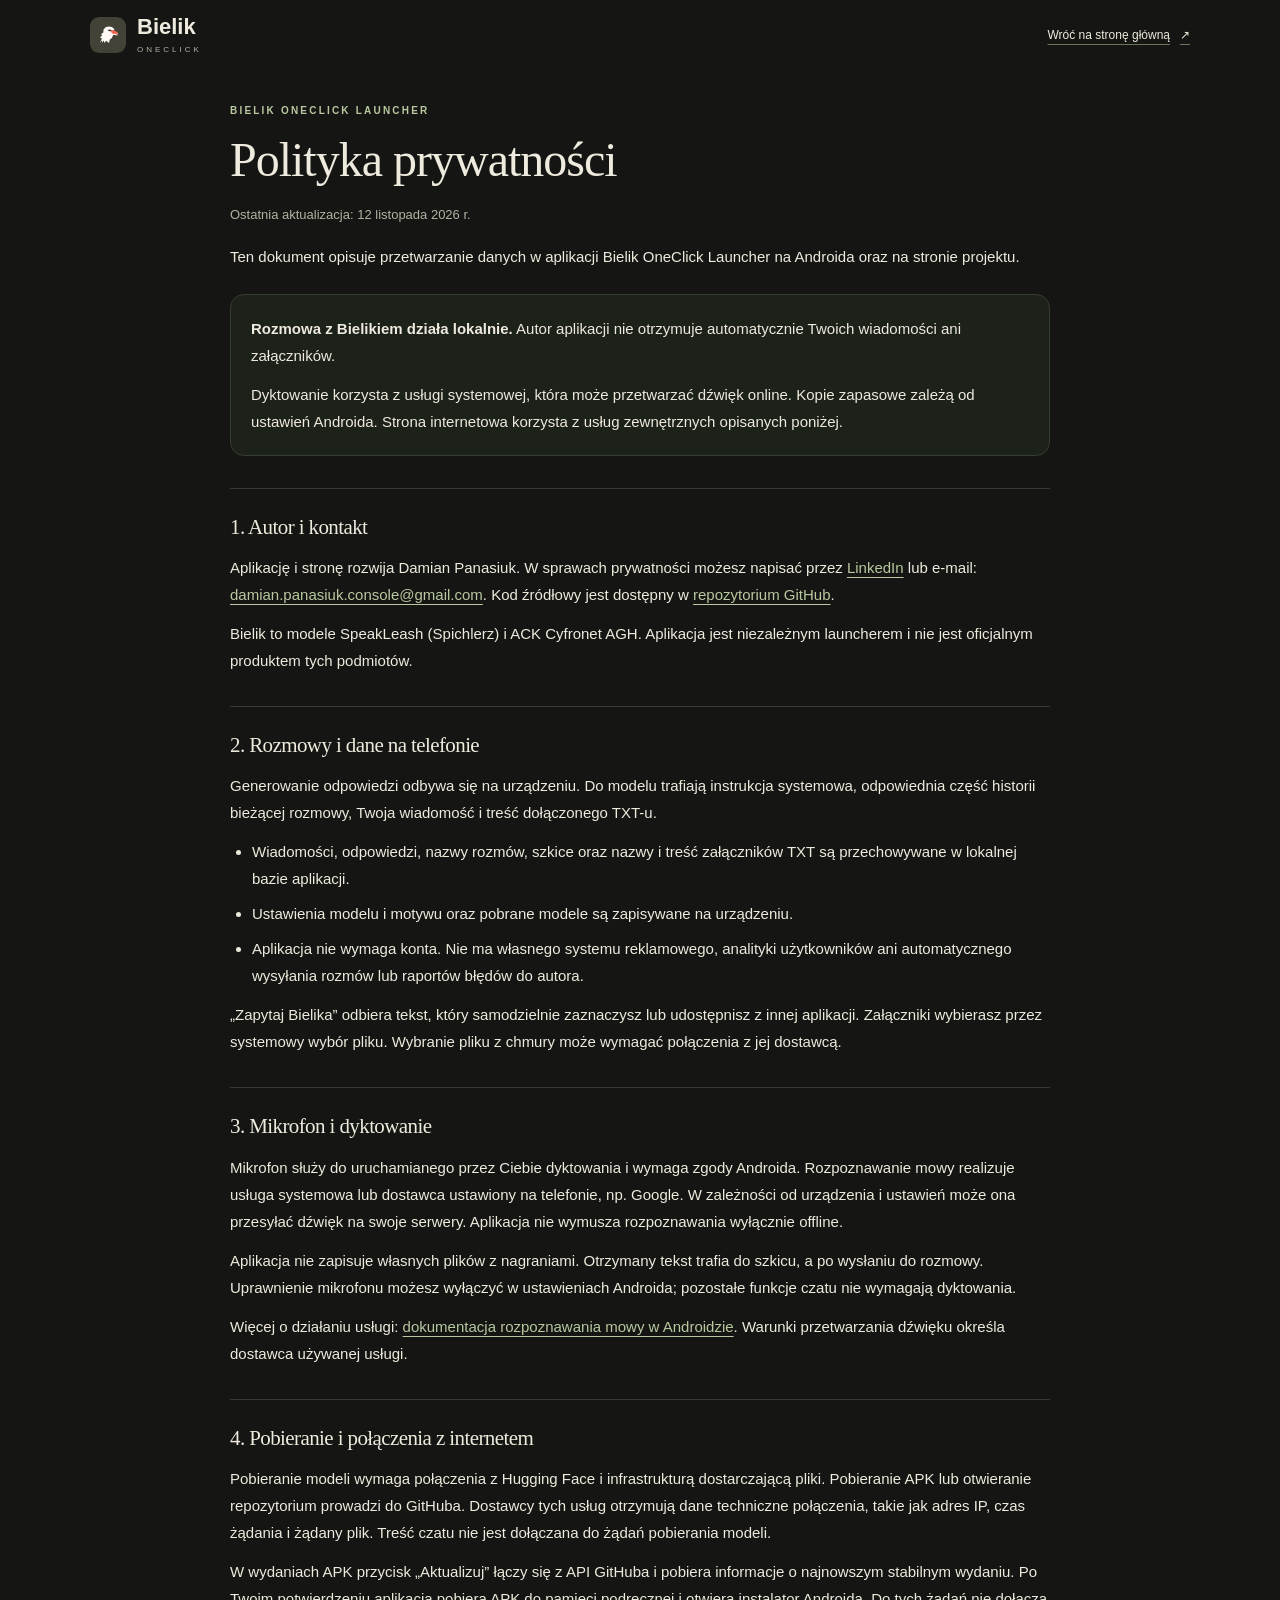
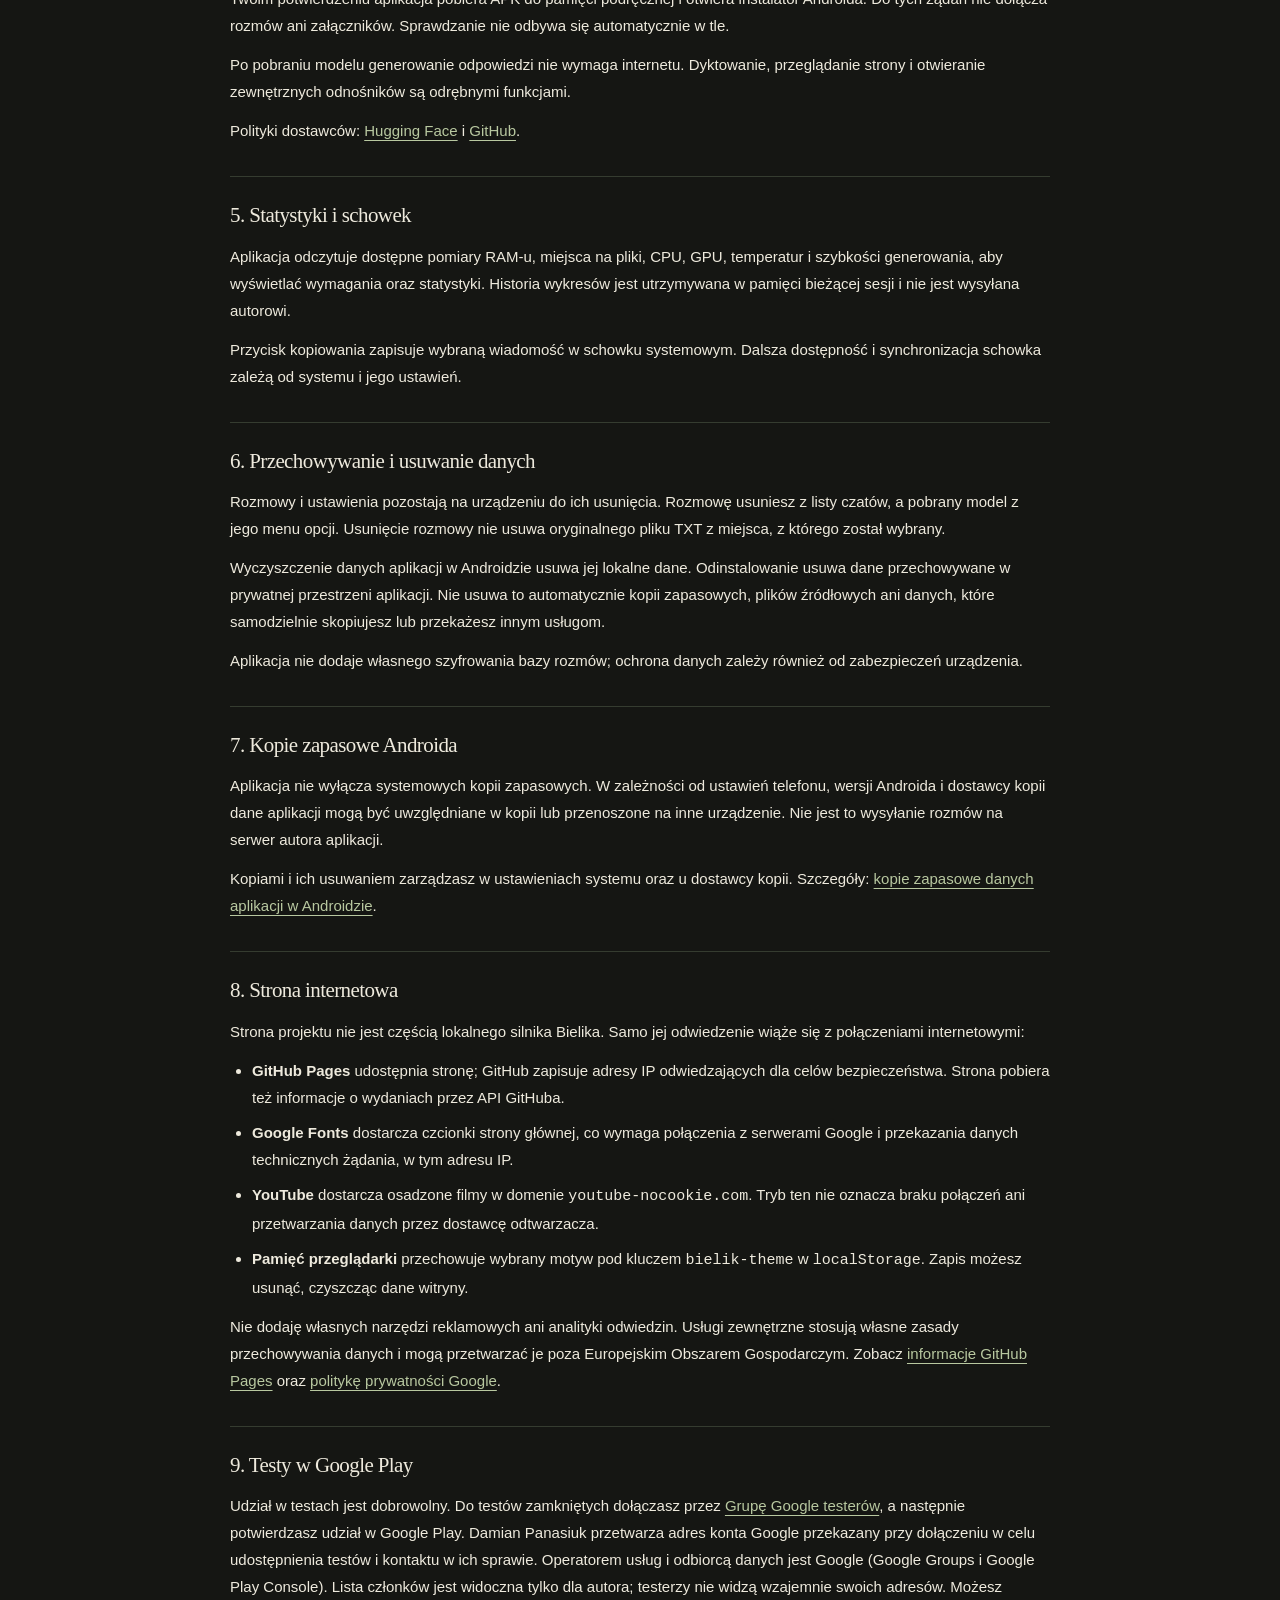
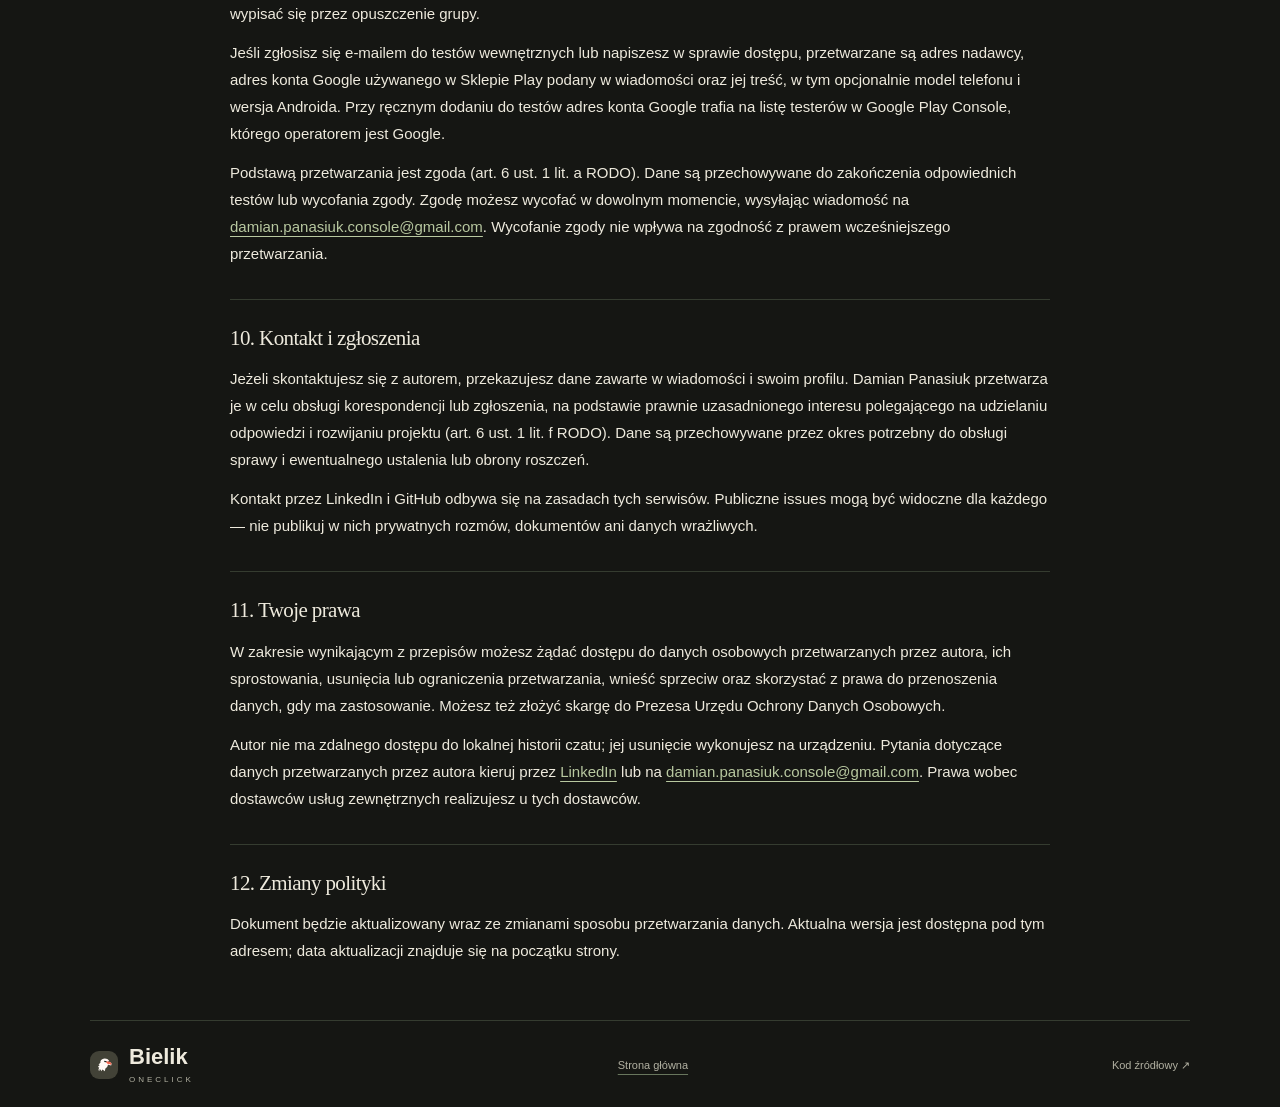
<file: site/privacy.html>
<!doctype html>
<html lang="pl">
<head>
  <meta charset="utf-8">
  <meta name="viewport" content="width=device-width, initial-scale=1">
  <meta name="theme-color" content="#151613">
  <meta name="description" content="Polityka prywatności aplikacji Bielik OneClick Launcher i jej strony internetowej. Rozmowy lokalne, dyktowanie, pobieranie modeli i usuwanie danych.">
  <title>Polityka prywatności — Bielik OneClick</title>
  <link rel="canonical" href="https://ghrik.github.io/bielik_oneclick_launcher/privacy.html">
  <link rel="icon" type="image/svg+xml" href="assets/mark.svg">
  <script src="theme.js"></script>
  <link rel="stylesheet" href="styles.css?v=privacy-policy">
</head>
<body>
  <a class="skip-link" href="#main">Przejdź do treści</a>
  <header class="site-header wrap">
    <a class="brand" href="./" aria-label="Bielik OneClick — strona główna">
      <img src="assets/mark.svg" width="36" height="36" alt="">
      <span>Bielik<span class="brand-sub">ONECLICK</span></span>
    </a>
    <a class="text-link" href="./">Wróć na stronę główną <span aria-hidden="true">↗</span></a>
  </header>

  <main class="policy-page wrap" id="main">
    <p class="eyebrow">BIELIK ONECLICK LAUNCHER</p>
    <h1>Polityka prywatności</h1>
    <p class="policy-date">Ostatnia aktualizacja: <time datetime="2026-11-12">12 listopada 2026 r.</time></p>
    <p>Ten dokument opisuje przetwarzanie danych w aplikacji Bielik OneClick Launcher na Androida oraz na stronie projektu.</p>

    <aside class="policy-summary" aria-label="Najważniejsze informacje">
      <p><strong>Rozmowa z Bielikiem działa lokalnie.</strong> Autor aplikacji nie otrzymuje automatycznie Twoich wiadomości ani załączników.</p>
      <p>Dyktowanie korzysta z usługi systemowej, która może przetwarzać dźwięk online. Kopie zapasowe zależą od ustawień Androida. Strona internetowa korzysta z usług zewnętrznych opisanych poniżej.</p>
    </aside>

    <section aria-labelledby="autor">
      <h2 id="autor">1. Autor i kontakt</h2>
      <p>Aplikację i stronę rozwija Damian Panasiuk. W sprawach prywatności możesz napisać przez <a href="https://www.linkedin.com/in/panasiuk-damian/">LinkedIn</a> lub e-mail: <a href="mailto:damian.panasiuk.console@gmail.com">damian.panasiuk.console@gmail.com</a>. Kod źródłowy jest dostępny w <a href="https://github.com/GHRik/bielik_oneclick_launcher">repozytorium GitHub</a>.</p>
      <p>Bielik to modele SpeakLeash (Spichlerz) i ACK Cyfronet AGH. Aplikacja jest niezależnym launcherem i nie jest oficjalnym produktem tych podmiotów.</p>
    </section>

    <section aria-labelledby="lokalne-dane">
      <h2 id="lokalne-dane">2. Rozmowy i dane na telefonie</h2>
      <p>Generowanie odpowiedzi odbywa się na urządzeniu. Do modelu trafiają instrukcja systemowa, odpowiednia część historii bieżącej rozmowy, Twoja wiadomość i treść dołączonego TXT-u.</p>
      <ul>
        <li>Wiadomości, odpowiedzi, nazwy rozmów, szkice oraz nazwy i treść załączników TXT są przechowywane w lokalnej bazie aplikacji.</li>
        <li>Ustawienia modelu i motywu oraz pobrane modele są zapisywane na urządzeniu.</li>
        <li>Aplikacja nie wymaga konta. Nie ma własnego systemu reklamowego, analityki użytkowników ani automatycznego wysyłania rozmów lub raportów błędów do autora.</li>
      </ul>
      <p>„Zapytaj Bielika” odbiera tekst, który samodzielnie zaznaczysz lub udostępnisz z innej aplikacji. Załączniki wybierasz przez systemowy wybór pliku. Wybranie pliku z chmury może wymagać połączenia z jej dostawcą.</p>
    </section>

    <section aria-labelledby="mikrofon">
      <h2 id="mikrofon">3. Mikrofon i dyktowanie</h2>
      <p>Mikrofon służy do uruchamianego przez Ciebie dyktowania i wymaga zgody Androida. Rozpoznawanie mowy realizuje usługa systemowa lub dostawca ustawiony na telefonie, np. Google. W zależności od urządzenia i ustawień może ona przesyłać dźwięk na swoje serwery. Aplikacja nie wymusza rozpoznawania wyłącznie offline.</p>
      <p>Aplikacja nie zapisuje własnych plików z nagraniami. Otrzymany tekst trafia do szkicu, a po wysłaniu do rozmowy. Uprawnienie mikrofonu możesz wyłączyć w ustawieniach Androida; pozostałe funkcje czatu nie wymagają dyktowania.</p>
      <p>Więcej o działaniu usługi: <a href="https://developer.android.com/reference/android/speech/SpeechRecognizer">dokumentacja rozpoznawania mowy w Androidzie</a>. Warunki przetwarzania dźwięku określa dostawca używanej usługi.</p>
    </section>

    <section aria-labelledby="polaczenia">
      <h2 id="polaczenia">4. Pobieranie i połączenia z internetem</h2>
      <p>Pobieranie modeli wymaga połączenia z Hugging Face i infrastrukturą dostarczającą pliki. Pobieranie APK lub otwieranie repozytorium prowadzi do GitHuba. Dostawcy tych usług otrzymują dane techniczne połączenia, takie jak adres IP, czas żądania i żądany plik. Treść czatu nie jest dołączana do żądań pobierania modeli.</p>
      <p>W wydaniach APK przycisk „Aktualizuj” łączy się z API GitHuba i pobiera informacje o najnowszym stabilnym wydaniu. Po Twoim potwierdzeniu aplikacja pobiera APK do pamięci podręcznej i otwiera instalator Androida. Do tych żądań nie dołącza rozmów ani załączników. Sprawdzanie nie odbywa się automatycznie w tle.</p>
      <p>Po pobraniu modelu generowanie odpowiedzi nie wymaga internetu. Dyktowanie, przeglądanie strony i otwieranie zewnętrznych odnośników są odrębnymi funkcjami.</p>
      <p>Polityki dostawców: <a href="https://huggingface.co/privacy">Hugging Face</a> i <a href="https://docs.github.com/en/site-policy/privacy-policies/github-general-privacy-statement">GitHub</a>.</p>
    </section>

    <section aria-labelledby="statystyki">
      <h2 id="statystyki">5. Statystyki i schowek</h2>
      <p>Aplikacja odczytuje dostępne pomiary RAM-u, miejsca na pliki, CPU, GPU, temperatur i szybkości generowania, aby wyświetlać wymagania oraz statystyki. Historia wykresów jest utrzymywana w pamięci bieżącej sesji i nie jest wysyłana autorowi.</p>
      <p>Przycisk kopiowania zapisuje wybraną wiadomość w schowku systemowym. Dalsza dostępność i synchronizacja schowka zależą od systemu i jego ustawień.</p>
    </section>

    <section aria-labelledby="usuwanie">
      <h2 id="usuwanie">6. Przechowywanie i usuwanie danych</h2>
      <p>Rozmowy i ustawienia pozostają na urządzeniu do ich usunięcia. Rozmowę usuniesz z listy czatów, a pobrany model z jego menu opcji. Usunięcie rozmowy nie usuwa oryginalnego pliku TXT z miejsca, z którego został wybrany.</p>
      <p>Wyczyszczenie danych aplikacji w Androidzie usuwa jej lokalne dane. Odinstalowanie usuwa dane przechowywane w prywatnej przestrzeni aplikacji. Nie usuwa to automatycznie kopii zapasowych, plików źródłowych ani danych, które samodzielnie skopiujesz lub przekażesz innym usługom.</p>
      <p>Aplikacja nie dodaje własnego szyfrowania bazy rozmów; ochrona danych zależy również od zabezpieczeń urządzenia.</p>
    </section>

    <section aria-labelledby="kopie">
      <h2 id="kopie">7. Kopie zapasowe Androida</h2>
      <p>Aplikacja nie wyłącza systemowych kopii zapasowych. W zależności od ustawień telefonu, wersji Androida i dostawcy kopii dane aplikacji mogą być uwzględniane w kopii lub przenoszone na inne urządzenie. Nie jest to wysyłanie rozmów na serwer autora aplikacji.</p>
      <p>Kopiami i ich usuwaniem zarządzasz w ustawieniach systemu oraz u dostawcy kopii. Szczegóły: <a href="https://developer.android.com/identity/data/autobackup">kopie zapasowe danych aplikacji w Androidzie</a>.</p>
    </section>

    <section aria-labelledby="strona">
      <h2 id="strona">8. Strona internetowa</h2>
      <p>Strona projektu nie jest częścią lokalnego silnika Bielika. Samo jej odwiedzenie wiąże się z połączeniami internetowymi:</p>
      <ul>
        <li><strong>GitHub Pages</strong> udostępnia stronę; GitHub zapisuje adresy IP odwiedzających dla celów bezpieczeństwa. Strona pobiera też informacje o wydaniach przez API GitHuba.</li>
        <li><strong>Google Fonts</strong> dostarcza czcionki strony głównej, co wymaga połączenia z serwerami Google i przekazania danych technicznych żądania, w tym adresu IP.</li>
        <li><strong>YouTube</strong> dostarcza osadzone filmy w domenie <code>youtube-nocookie.com</code>. Tryb ten nie oznacza braku połączeń ani przetwarzania danych przez dostawcę odtwarzacza.</li>
        <li><strong>Pamięć przeglądarki</strong> przechowuje wybrany motyw pod kluczem <code>bielik-theme</code> w <code>localStorage</code>. Zapis możesz usunąć, czyszcząc dane witryny.</li>
      </ul>
      <p>Nie dodaję własnych narzędzi reklamowych ani analityki odwiedzin. Usługi zewnętrzne stosują własne zasady przechowywania danych i mogą przetwarzać je poza Europejskim Obszarem Gospodarczym. Zobacz <a href="https://docs.github.com/en/pages/getting-started-with-github-pages/what-is-github-pages#data-collection">informacje GitHub Pages</a> oraz <a href="https://policies.google.com/privacy?hl=pl">politykę prywatności Google</a>.</p>
    </section>

    <section aria-labelledby="testy-google-play">
      <h2 id="testy-google-play">9. Testy w Google Play</h2>
      <p>Udział w testach jest dobrowolny. Do testów zamkniętych dołączasz przez <a href="https://groups.google.com/g/bielik-oneclick-testers" target="_blank" rel="noopener noreferrer">Grupę Google testerów</a>, a następnie potwierdzasz udział w Google Play. Damian Panasiuk przetwarza adres konta Google przekazany przy dołączeniu w celu udostępnienia testów i kontaktu w ich sprawie. Operatorem usług i odbiorcą danych jest Google (Google Groups i Google Play Console). Lista członków jest widoczna tylko dla autora; testerzy nie widzą wzajemnie swoich adresów. Możesz wypisać się przez opuszczenie grupy.</p>
      <p>Jeśli zgłosisz się e-mailem do testów wewnętrznych lub napiszesz w sprawie dostępu, przetwarzane są adres nadawcy, adres konta Google używanego w Sklepie Play podany w wiadomości oraz jej treść, w tym opcjonalnie model telefonu i wersja Androida. Przy ręcznym dodaniu do testów adres konta Google trafia na listę testerów w Google Play Console, którego operatorem jest Google.</p>
      <p>Podstawą przetwarzania jest zgoda (art. 6 ust. 1 lit. a RODO). Dane są przechowywane do zakończenia odpowiednich testów lub wycofania zgody. Zgodę możesz wycofać w dowolnym momencie, wysyłając wiadomość na <a href="mailto:damian.panasiuk.console@gmail.com">damian.panasiuk.console@gmail.com</a>. Wycofanie zgody nie wpływa na zgodność z prawem wcześniejszego przetwarzania.</p>
    </section>

    <section aria-labelledby="kontakt-dane">
      <h2 id="kontakt-dane">10. Kontakt i zgłoszenia</h2>
      <p>Jeżeli skontaktujesz się z autorem, przekazujesz dane zawarte w wiadomości i swoim profilu. Damian Panasiuk przetwarza je w celu obsługi korespondencji lub zgłoszenia, na podstawie prawnie uzasadnionego interesu polegającego na udzielaniu odpowiedzi i rozwijaniu projektu (art. 6 ust. 1 lit. f RODO). Dane są przechowywane przez okres potrzebny do obsługi sprawy i ewentualnego ustalenia lub obrony roszczeń.</p>
      <p>Kontakt przez LinkedIn i GitHub odbywa się na zasadach tych serwisów. Publiczne issues mogą być widoczne dla każdego — nie publikuj w nich prywatnych rozmów, dokumentów ani danych wrażliwych.</p>
    </section>

    <section aria-labelledby="prawa">
      <h2 id="prawa">11. Twoje prawa</h2>
      <p>W zakresie wynikającym z przepisów możesz żądać dostępu do danych osobowych przetwarzanych przez autora, ich sprostowania, usunięcia lub ograniczenia przetwarzania, wnieść sprzeciw oraz skorzystać z prawa do przenoszenia danych, gdy ma zastosowanie. Możesz też złożyć skargę do Prezesa Urzędu Ochrony Danych Osobowych.</p>
      <p>Autor nie ma zdalnego dostępu do lokalnej historii czatu; jej usunięcie wykonujesz na urządzeniu. Pytania dotyczące danych przetwarzanych przez autora kieruj przez <a href="https://www.linkedin.com/in/panasiuk-damian/">LinkedIn</a> lub na <a href="mailto:damian.panasiuk.console@gmail.com">damian.panasiuk.console@gmail.com</a>. Prawa wobec dostawców usług zewnętrznych realizujesz u tych dostawców.</p>
    </section>

    <section aria-labelledby="zmiany">
      <h2 id="zmiany">12. Zmiany polityki</h2>
      <p>Dokument będzie aktualizowany wraz ze zmianami sposobu przetwarzania danych. Aktualna wersja jest dostępna pod tym adresem; data aktualizacji znajduje się na początku strony.</p>
    </section>
  </main>

  <footer class="site-footer wrap">
    <a class="brand" href="./"><img src="assets/mark.svg" width="28" height="28" alt=""><span>Bielik<span class="brand-sub">ONECLICK</span></span></a>
    <a class="text-link" href="./">Strona główna</a>
    <a href="https://github.com/GHRik/bielik_oneclick_launcher">Kod źródłowy <span aria-hidden="true">↗</span></a>
  </footer>
</body>
</html>
</file>
<file: site/styles.css>
:root{color-scheme:dark;--paper:#151613;--ink:#eeeadd;--muted:#b2b1a2;--accent:#b8c8a0;--coral:#9eaf87;--line:#353c30;--soft:#293225;--surface:#1c211a;--button-ink:#181a14;--button-hover:#b8c8a0;--display-ink:#d7dfc8;--strong-line:#68765d;--dot:#a5b297}
:root[data-theme="light"]{color-scheme:light;--paper:#f5f2e9;--ink:#26291f;--muted:#555a49;--accent:#964811;--coral:#b85a14;--line:#d8d7c9;--soft:#ebe8db;--surface:#fffdf6;--button-ink:#fffdf6;--button-hover:#98430c;--display-ink:#695032;--strong-line:#767c67;--dot:#767c67}
:root[data-theme="contrast"]{color-scheme:dark;--paper:#000;--ink:#fff;--muted:#fff;--accent:#ffe066;--coral:#ffe066;--line:#fff;--soft:#151515;--surface:#000;--button-ink:#000;--button-hover:#fff;--display-ink:#ffe066;--strong-line:#fff;--dot:#fff}
*{box-sizing:border-box}
[hidden]{display:none!important}
.release-section{padding-block:36px;border-top:1px solid var(--line)}
.latest-release,.release-history{padding:24px;border:1px solid var(--line);border-radius:14px;background:var(--surface);min-width:0}
.latest-release h3{font-size:17px}
.release-body{overflow-wrap:anywhere;color:var(--muted);font-size:13px;line-height:1.75;margin-block:16px}
.release-body ul{margin:0;padding-inline-start:22px}
.release-body li+li{margin-top:10px}
.release-body>*+*{margin-top:14px}
.latest-release>a,.release-links>a{display:inline-block;min-height:44px;padding-block:10px;text-decoration:underline;text-underline-offset:4px;color:var(--accent)}
.release-history{margin-top:18px}
.release-history summary{cursor:pointer;min-height:44px;padding-block:10px;font-weight:600;overflow-wrap:anywhere}
.release-hint{color:var(--muted);font-size:12px;margin-block:12px}
.release-entry{border-top:1px solid var(--line);padding-block:8px}
.release-links{display:flex;gap:12px 24px;flex-wrap:wrap}
.release-history>p:last-child{margin-top:16px}
#release-more{margin-top:16px}
.ask-flow{padding-block:40px;border-top:1px solid var(--line)}
.ask-flow .eyebrow{margin-bottom:12px}
.ask-flow-steps{display:grid;grid-template-columns:repeat(3,minmax(0,1fr));gap:24px;padding:24px;border:1px solid var(--line);border-radius:14px;background:var(--surface)}
.ask-flow-steps figure{min-width:0}
.ask-flow-steps figcaption{font-size:13px;font-weight:600;min-height:52px}
.ask-flow-steps figcaption span{color:var(--accent);margin-right:8px;font-variant-numeric:tabular-nums}
.ask-flow-steps img{width:100%;border:3px solid var(--line);border-radius:18px}
.ask-flow .capture-note{margin-top:16px}
.annotated-screen{position:relative;display:block;width:300px;max-width:100%}
.annotated-screen .phone-screen{width:100%}
.ask-flow-steps .annotated-screen{width:100%}
.screen-annotation{position:absolute;inset:0;width:100%;height:100%;pointer-events:none}
.screen-annotation ellipse{fill:none;stroke:#ff4b4b;stroke-width:14;filter:drop-shadow(0 1px 2px #0008)}
.annotation-step circle{fill:#ff4b4b;stroke:#151613;stroke-width:8}
.annotation-step text{fill:#fff;font:700 64px system-ui,sans-serif;text-anchor:middle;dominant-baseline:middle}
@media(max-width:760px){.ask-flow-steps{display:flex;gap:18px;overflow-x:auto;scroll-snap-type:x mandatory;padding:18px}.ask-flow-steps figure{flex:0 0 82%;scroll-snap-align:center}.ask-flow-steps figcaption{min-height:44px}.ask-flow-steps img{border-radius:14px}}
html{scroll-behavior:smooth;scroll-padding-top:24px}
body{margin:0;background:var(--paper);color:var(--ink);font-family:"Plus Jakarta Sans","Segoe UI",Arial,sans-serif;font-size:14px;line-height:1.7;-webkit-font-smoothing:antialiased}
a{color:inherit;text-decoration:none}
a:hover{color:var(--accent)}
a:focus-visible,button:focus-visible,select:focus-visible{outline:2px solid var(--accent);outline-offset:5px}
button{font:inherit;cursor:pointer;color:inherit}
img{display:block;max-width:100%;height:auto}
h1,h2,h3,p,figure{margin:0}
.wrap{width:min(1100px,calc(100% - 64px));margin-inline:auto}
.skip-link{position:fixed;top:8px;left:8px;transform:translateY(-200%);background:var(--surface);padding:12px;z-index:10}
.skip-link:focus{transform:none}
.site-header{display:flex;justify-content:space-between;align-items:center;gap:24px;padding-block:16px;flex-wrap:wrap}
.site-header nav{margin-left:auto}
.theme-picker{display:flex;align-items:center;gap:6px;margin-left:auto}
.theme-button{display:grid;place-items:center;width:44px;height:44px;padding:0;border:1px solid var(--strong-line);border-radius:50%;background:var(--surface);color:var(--muted)}
.theme-button:hover{color:var(--ink);border-color:var(--accent)}
.theme-button[aria-pressed="true"]{color:var(--accent);border:2px solid var(--accent);background:var(--soft)}
:root[data-theme="contrast"] .theme-button[aria-pressed="true"]{background:var(--accent);color:#000}

.brand{display:inline-flex;align-items:center;gap:11px;font-size:22px;font-weight:700;line-height:1}
.brand img{border-radius:9px}
.brand-sub{display:block;font-size:8px;letter-spacing:3px;margin-top:8px;color:var(--muted);font-weight:500}
nav{display:flex;gap:28px;align-items:center;font-size:12px}
.button{display:inline-flex;align-items:center;justify-content:center;gap:16px;min-height:48px;padding:13px 23px;background:var(--coral);color:var(--button-ink);border:1px solid transparent;border-radius:7px;font-size:13px;font-weight:700;transition:background .18s,transform .18s}
.button:hover{background:var(--button-hover);color:var(--button-ink);transform:translateY(-2px)}
.button-outline{background:transparent;color:var(--ink);border-color:var(--strong-line)}
.button-outline:hover{background:var(--soft);color:var(--ink)}
.button-small{min-height:40px;padding:9px 17px;font-size:12px}
.text-link{display:inline-flex;align-items:center;gap:10px;font-size:12px;font-weight:500;text-decoration:underline;text-decoration-color:var(--strong-line);text-underline-offset:5px}
.eyebrow{font-size:10px;font-weight:600;letter-spacing:2.2px;color:var(--accent)}
.attribution{border-top:1px solid var(--line);padding-block:10px;font-size:10px;color:var(--muted);line-height:1.8}
.attribution a{text-decoration:underline;text-underline-offset:3px}
.attribution-bottom{padding-block:20px 30px}
.attribution-bottom p+p{margin-top:9px}
.intro{position:relative;text-align:center;padding-block:24px 16px;isolation:isolate}
.intro::before{content:"";position:absolute;z-index:-1;inset:0;pointer-events:none;background:center/contain no-repeat url("data:image/svg+xml,%3Csvg xmlns='http://www.w3.org/2000/svg' width='1200' height='850' viewBox='0 0 1200 850'%3E%3Cg fill='none' stroke='%237f8664' stroke-opacity='.14' stroke-width='1'%3E%3Cpath d='M1190 60Q780 90 640 650M1160 100Q790 120 640 650M1120 145Q800 165 640 650M1080 195Q800 205 640 650M1040 245Q800 245 640 650M990 295Q780 290 640 650M940 350Q760 340 640 650M880 410Q740 395 640 650'/%3E%3C/g%3E%3C/svg%3E")}
.intro-copy{max-width:730px;margin-inline:auto;animation:air-in .7s ease-out both}
h1{font-family:"Fraunces",Georgia,serif;font-weight:500;font-size:clamp(42px,5vw,64px);letter-spacing:-2px;line-height:1.02;margin-block:14px 18px}
h1 em{color:var(--display-ink);font-weight:500}
.hero-name,.hero-detail,.hero-tagline{display:block}
.hero-name{font-size:1.1em}
.hero-detail{font-size:.76em;letter-spacing:-1px;margin-top:8px}
.hero-tagline{font-size:.64em;letter-spacing:-.6px;margin-top:6px}
.intro-copy>p:not(.eyebrow){max-width:620px;margin-inline:auto;color:var(--muted);font-size:14px;line-height:1.7}
.intro-copy>p+p{margin-top:8px}
.hero-benefits{display:grid;gap:10px;list-style:none;margin:18px 0 0;padding:0}
.hero-benefits li{display:grid;gap:1px}
.hero-benefits strong{font-size:14px;font-weight:700}
.hero-benefits span{font-size:12px;color:var(--muted)}
.intro-copy>p.hero-offline-note{font-size:10px;margin-top:12px}
.hero-actions{display:flex;justify-content:center;gap:14px;flex-wrap:wrap;align-items:center;margin-top:18px}
@media(max-width:760px){.hero-actions{gap:8px}.hero-actions .button{font-size:11px;padding:11px 12px;gap:7px;min-height:44px}}
.setup-visual{position:relative;width:min(720px,100%);height:520px;margin:18px auto 0}
.setup-phone{position:absolute;right:70px;top:10px;width:230px;transform:rotate(4deg);padding:5px;background:#3a3d31;border:1px solid #696b59;border-radius:28px;box-shadow:0 28px 60px #0006;overflow:hidden}
.setup-phone img,.setup-phone video{display:block;width:100%;height:auto;border-radius:22px}
.setup-phone video{cursor:pointer}
.setup-phone video:focus-visible{outline:3px solid var(--accent);outline-offset:-4px}
.hero-feature{position:absolute;z-index:2;left:-32px;display:flex;align-items:center;min-height:48px;padding:6px;border:1px solid var(--strong-line);border-radius:12px;background:var(--surface);box-shadow:0 8px 24px #0002;animation:feature-pop .5s cubic-bezier(.2,.8,.3,1) both,feature-float 3.8s ease-in-out infinite}
.hero-feature:hover{border-color:var(--accent)}
.hero-feature:focus-visible{animation-play-state:running,paused;outline-offset:4px}
.hero-screen-crop{display:block;width:100%;height:auto;overflow:hidden;border-radius:7px}
.hero-feature-ask{top:25px;width:210px;animation-delay:.15s,.7s}
.hero-feature-update{top:120px;width:210px;gap:8px;padding:12px;text-align:left;font-size:12px;font-weight:600;animation-delay:.5s,1.1s}
.hero-feature-update>svg{flex-shrink:0;color:var(--accent)}
.hero-feature-actions{top:220px;width:230px;flex-direction:column;align-items:stretch;gap:6px;animation-delay:.85s,1.5s}
.hero-feature-caption{display:flex;align-items:center;gap:5px;padding:2px 5px;font-size:10px;font-weight:600;color:var(--muted)}
.hero-feature-caption svg{color:var(--accent)}
.hero-feature-update small,.hero-offline-tile small{display:block;margin-top:3px;font-size:9px;font-weight:400;line-height:1.5;color:var(--muted)}
.hero-feature-txt{top:320px;width:210px;flex-direction:column;align-items:stretch;gap:6px;animation-delay:1.2s,1.8s}
.hero-offline-tile{position:absolute;z-index:2;left:-32px;top:420px;width:210px;display:flex;align-items:center;gap:10px;padding:12px;border:1px solid var(--strong-line);border-radius:12px;background:var(--surface);box-shadow:0 6px 18px #0002;text-align:left;font-size:12px;line-height:1.6;animation:feature-pop .45s ease-out 1.55s both}
.hero-offline-tile>svg{flex-shrink:0;color:var(--accent)}
@keyframes feature-pop{0%{opacity:0;scale:.75}70%{opacity:1;scale:1.06}100%{opacity:1;scale:1}}
@keyframes feature-float{0%,100%{transform:translateY(0)}50%{transform:translateY(-6px)}}
@media(max-width:760px){.hero-feature,.hero-offline-tile{left:-6px;width:calc(54% - 50px)}.hero-feature-ask{top:15px}.hero-feature-update{top:95px;font-size:9px;padding:8px;gap:5px}.hero-feature-update small{font-size:8px;margin-top:2px}.hero-feature-actions{top:180px}.hero-feature-txt{top:265px}.hero-offline-tile{top:350px;font-size:10px;padding:10px}.hero-feature-update>svg{width:14px}.hero-feature-caption{font-size:9px}}
@media(prefers-reduced-motion:reduce){.hero-feature,.hero-offline-tile{animation:none}}
:root[data-theme="contrast"] .hero-feature,:root[data-theme="contrast"] .hero-offline-tile{animation:none;border-width:2px}
.slides.slider-ready{position:relative;display:flex;align-items:stretch;overflow-x:auto;overflow-y:hidden;scroll-snap-type:x mandatory;overscroll-behavior-x:contain;scrollbar-width:none}
.slides.slider-ready::-webkit-scrollbar{display:none}
.slider-ready .feature-slide{flex:0 0 100%;min-width:0;scroll-snap-align:start;scroll-snap-stop:always}
#mozliwosci.features{min-height:100dvh;min-height:100svh;display:flex;flex-direction:column;box-sizing:border-box;padding-block:clamp(10px,2vh,22px);border-top:1px solid var(--line)}
#mozliwosci .section-heading{margin-bottom:clamp(6px,1.2vh,14px);flex-shrink:0}
.features{padding-block:40px 46px;border-top:1px solid var(--line)}
.section-heading{margin-bottom:26px}
h2{font-family:"Fraunces",Georgia,serif;font-weight:500;font-size:34px;letter-spacing:-.6px;line-height:1.25}
.section-heading p{color:var(--muted);font-size:12px;margin-top:9px}
.feature-slide{display:grid;grid-template-columns:minmax(0,1fr) minmax(0,1.2fr);align-items:center;gap:44px;min-height:0;padding:34px 36px;border:1px solid var(--line);border-radius:14px;background:var(--surface)}
.feature-slide figure{display:flex;justify-content:center}
#slide-dictation figure{flex-direction:column;align-items:center;gap:10px}
#slide-dictation figcaption{font-size:10px;color:var(--muted)}
.phone-screen{width:300px;border:5px solid #45483b;border-radius:24px;background:#fff}
.slide-copy h3{font-family:"Fraunces",Georgia,serif;font-weight:500;font-size:clamp(27px,3vw,37px);letter-spacing:-.6px;line-height:1.15;margin-block:15px 20px}
.slide-copy>p:not(.eyebrow){font-size:13px;line-height:1.9;color:var(--muted);margin-top:14px}
.slide-copy>p.fine-print{font-size:10px;margin-block:12px}
.slide-copy code{overflow-wrap:anywhere}
.model-options{list-style:none;padding:0;margin:20px 0}
.model-options li+li{margin-top:14px}
.model-options strong{display:block;font-size:13px;font-weight:600}
.model-options span{display:block;color:var(--muted);font:11px/1.8 ui-monospace,Consolas,monospace;margin-top:4px}
.features-stage{position:relative;flex:1 1 auto;min-height:0;display:flex;flex-direction:column}
#mozliwosci .slides.slider-ready{flex:1 1 auto;min-height:0;align-items:stretch}
#mozliwosci .slider-ready .feature-slide{height:100%;max-height:100%;overflow:hidden}
#mozliwosci .feature-slide{align-content:center;gap:clamp(16px,2.5vh,32px);padding:clamp(14px,2vh,28px) clamp(16px,3vw,32px)}
#mozliwosci .phone-screen,#mozliwosci .annotated-screen{width:min(260px,21vh);max-height:none;height:auto}
#mozliwosci .annotated-screen{border:5px solid #45483b;border-radius:24px;overflow:hidden}
#mozliwosci .annotated-screen .phone-screen{width:100%;border:0;border-radius:0}
@media(min-width:761px){#mozliwosci.features{min-height:0;padding-block:32px}#mozliwosci .features-stage,#mozliwosci .slides.slider-ready{flex:0 0 auto}#mozliwosci .slider-ready .feature-slide{height:auto;max-height:none}#mozliwosci .phone-screen,#mozliwosci .annotated-screen{width:min(260px,26vh)}}
#mozliwosci .slide-copy h3{margin-block:10px 12px;font-size:clamp(22px,2.8vh,34px)}
#mozliwosci .slide-copy>p:not(.eyebrow){margin-top:8px;line-height:1.65}
.carousel-arrows-overlay{pointer-events:none;position:absolute;inset:0;z-index:2;display:flex;align-items:center;justify-content:space-between;padding-inline:2px}
#mozliwosci .carousel-arrows-overlay{max-width:100%}
@media(min-width:761px){#mozliwosci .carousel-arrows-overlay{display:none}}
@media(max-width:760px){#mozliwosci .carousel-bottom-arrow{display:none}}
@media(max-width:760px){#mozliwosci .carousel-arrows-overlay{align-items:flex-start;padding-top:min(28vh,200px);height:min(72vh,520px)}}
.carousel-arrows-overlay .carousel-arrow{pointer-events:auto;background:color-mix(in srgb,var(--surface) 90%,transparent);box-shadow:0 2px 14px #0003}
.carousel-controls{display:flex;flex-direction:column;align-items:center;gap:12px;margin-top:24px}
#mozliwosci .carousel-controls{flex-direction:row;align-items:center;justify-content:center;gap:10px;margin-top:clamp(8px,1.2vh,14px);flex-shrink:0;width:100%;max-width:100%}
.carousel-navigation{display:flex;align-items:center;gap:14px}
.carousel-arrow{display:grid;place-items:center;width:48px;height:48px;min-width:48px;min-height:48px;padding:12px;background:var(--surface);border:1px solid var(--strong-line);border-radius:50%;cursor:pointer}
.carousel-arrow:hover{border-color:var(--accent);color:var(--accent)}
.carousel-dots{display:flex;align-items:center;justify-content:center;flex-wrap:wrap;gap:4px;max-width:100%}
#mozliwosci .carousel-dots{flex:0 1 auto;flex-wrap:nowrap;justify-content:flex-start;gap:0;max-width:100%;overflow-x:auto;overscroll-behavior-x:contain;scroll-snap-type:x proximity;scrollbar-width:none;-webkit-overflow-scrolling:touch;padding:5px 4px}
#mozliwosci .carousel-dots::-webkit-scrollbar{display:none}
.carousel-dots button{display:grid;place-items:center;width:44px;height:44px;min-width:44px;min-height:44px;padding:0;border:0;background:transparent;cursor:pointer}
#mozliwosci .carousel-dots button{width:36px;height:36px;min-width:36px;min-height:36px;flex-shrink:0;scroll-snap-align:center}
.carousel-dots{--dot-start:#68785b;--dot-end:#d9e5c9}
.carousel-dots button{--dot-step:0%;--slide-dot:color-mix(in srgb,var(--dot-end) var(--dot-step),var(--dot-start))}
.carousel-dots button:nth-child(2){--dot-step:12.5%}
.carousel-dots button:nth-child(3){--dot-step:25%}
.carousel-dots button:nth-child(4){--dot-step:37.5%}
.carousel-dots button:nth-child(5){--dot-step:50%}
.carousel-dots button:nth-child(6){--dot-step:62.5%}
.carousel-dots button:nth-child(7){--dot-step:75%}
.carousel-dots button:nth-child(8){--dot-step:87.5%}
.carousel-dots button:nth-child(9){--dot-step:100%}
.carousel-dots span{display:block;width:9px;height:9px;border-radius:50%;background:var(--slide-dot)}
.carousel-dots [aria-current="true"] span{scale:1.3;box-shadow:0 0 0 3px var(--paper),0 0 0 5px var(--slide-dot)}
:root[data-theme="light"] .carousel-dots{--dot-start:#3c5232;--dot-end:#7f965f}
:root[data-theme="contrast"] .carousel-dots{--dot-start:#fff;--dot-end:#fff}
.screenshot-zoom-trigger{display:block;max-width:100%;padding:0;border:0;border-radius:24px;background:transparent;cursor:zoom-in}
.screenshot-zoom{max-width:96vw;max-height:96dvh;margin:auto;padding:56px 12px 12px;border:0;background:transparent;color:var(--ink);overflow:auto}
.screenshot-zoom::backdrop{background:#000d}
.screenshot-zoom-close{position:absolute;top:4px;right:12px;display:grid;place-items:center;width:44px;height:44px;border:1px solid var(--strong-line);border-radius:50%;background:var(--surface);color:var(--ink);font-size:30px;line-height:1}
.screenshot-zoom-content{margin:auto}
.screenshot-zoom-content .annotated-screen,.screenshot-zoom-content .phone-screen{width:100%;max-width:none;height:auto;max-height:none}
.screenshot-zoom-content .annotated-screen{overflow:hidden;border:3px solid var(--strong-line);border-radius:18px}
.screenshot-zoom-content .annotated-screen img{width:100%;border:0;border-radius:0}
body.screenshot-zoom-open{overflow:hidden}
.text-preview-trigger{padding:0;border:0;background:none;color:inherit;font-family:inherit;cursor:pointer}
.text-preview{width:min(560px,calc(100% - 32px));max-height:85dvh;margin:auto;padding:24px;border:1px solid var(--strong-line);border-radius:18px;background:var(--surface);color:var(--ink);overflow:auto}
.text-preview::backdrop{background:#000b}
.text-preview h2{font-size:24px}
.text-preview p{margin:20px 0;line-height:1.7;white-space:pre-wrap}
.sr-only{position:absolute;width:1px;height:1px;padding:0;margin:-1px;overflow:hidden;clip-path:inset(50%);white-space:nowrap}
.roadmap{border-top:1px solid var(--line);padding-block:36px}
.roadmap p{max-width:700px;margin-top:14px;color:var(--muted);font-size:13px}
.roadmap-groups{display:grid;grid-template-columns:repeat(3,minmax(0,1fr));gap:20px;margin-top:30px}
.roadmap-group{border:1px solid var(--line);border-radius:20px;padding:22px 14px;background:var(--surface)}
.roadmap-group h3{text-align:center;font:600 13px/1.5 ui-monospace,Consolas,monospace;letter-spacing:.08em;color:var(--muted)}
.roadmap-statuses{list-style:none;display:grid;grid-template-columns:repeat(2,minmax(0,1fr));gap:12px;margin:16px 0 0;padding:0}
.roadmap-group:last-child .roadmap-statuses{grid-template-columns:1fr}
.roadmap-statuses li{display:flex;flex-direction:column;align-items:center;gap:12px;padding:16px 8px;text-align:center}
.roadmap-statuses li>svg{color:var(--accent)}
.roadmap-statuses strong{font-size:16px;font-weight:600}
.roadmap-state{display:flex;align-items:center;justify-content:center;gap:5px;color:var(--muted);font-size:12px}
.roadmap-state svg{color:var(--accent)}
.roadmap-detail{font-size:11px;line-height:1.6;color:var(--muted);max-width:190px}
.slide-copy>.text-link{margin-top:20px}
@media(max-width:800px){.roadmap-groups{grid-template-columns:1fr;gap:16px}.roadmap-group{padding:20px 16px}.roadmap-statuses{gap:14px}}
.demo-section{display:flex;flex-direction:column;align-items:center;text-align:center;padding-block:50px}
.demo-section h2{margin-block:14px 28px}
.demo-section h2 span{color:var(--accent)}
.demo-grid{display:grid;grid-template-columns:repeat(2,minmax(0,1fr));gap:32px;width:min(840px,100%)}
.demo-video{min-width:0}
.demo-video h3{font-size:16px;font-weight:600;line-height:1.5;margin-bottom:18px}
@media(max-width:700px){.demo-grid{grid-template-columns:minmax(0,1fr);gap:40px}}
.demo-frame{width:min(400px,100%);padding:clamp(16px,3vw,24px);margin:0 auto 24px;align-self:center;background:var(--surface);border:1px solid var(--line);border-radius:22px}
.demo-player{width:100%;aspect-ratio:9/16;overflow:hidden;background:var(--paper);border-radius:12px}
.demo-player iframe{display:block;width:100%;height:100%;border:0}
.closed-testing-invite{display:flex;flex-direction:column;align-items:center;gap:10px;max-width:100%;margin:16px auto}
.closed-testing-invite .download-note{max-width:60ch;margin:0;overflow-wrap:anywhere}
.download-section{text-align:center;padding-block:44px 64px;border-top:1px solid var(--line)}
.download-section h2{margin-block:14px 26px}
.download-steps{list-style:none;display:grid;grid-template-columns:repeat(3,minmax(0,1fr));gap:0;max-width:660px;margin:0 auto 30px;padding:0;font-size:12px}
.download-steps li{position:relative;display:flex;flex-direction:column;align-items:center;gap:12px;padding-inline:8px}
.download-steps li::before{content:"";position:absolute;top:19px;left:0;right:0;height:1px;background:var(--strong-line)}
.download-steps li:first-child::before{left:50%}
.download-steps li:last-child::before{right:50%}
.download-steps span{position:relative;display:grid;place-items:center;width:40px;height:40px;border:1px solid var(--strong-line);border-radius:50%;color:var(--accent);background:var(--paper);font:12px ui-monospace,Consolas,monospace}
.download-actions{display:flex;justify-content:center;align-items:center;flex-wrap:wrap;gap:16px}
.download-actions + .download-actions{margin-top:20px}
.release-info{font:11px/1.8 ui-monospace,Consolas,monospace;color:var(--muted);margin-top:18px;overflow-wrap:anywhere}
.release-info a{text-decoration:underline}
.download-note,.capture-note{font-size:10px;color:var(--muted);margin-top:16px;line-height:1.9}
.author-section,.contribute-section{border-top:1px solid var(--line);padding-block:36px}
.author-section p,.contribute-section p{max-width:650px;margin-top:16px;color:var(--muted);font-size:13px}
.author-section{display:flex;align-items:center;gap:48px;padding-block:48px}
.author-portrait{position:relative;flex:0 0 auto;width:clamp(200px,24vw,264px);aspect-ratio:1;overflow:hidden;border-radius:50%;border:2px solid var(--strong-line);background:var(--surface)}
.author-portrait img{position:absolute;max-width:none;width:165%;height:auto;left:-50%;top:-16%}
.author-copy{min-width:0;max-width:100%}
.author-copy h3{margin-top:16px;font-size:20px;font-weight:600}
.author-section .text-link{min-height:44px;margin-top:12px;font-size:13px}
@media(max-width:600px){.author-section{flex-direction:column;align-items:flex-start;gap:28px}.author-portrait{width:220px;align-self:center}}
.contribution-links{display:flex;flex-wrap:wrap;gap:16px 24px;margin-top:18px}
.contribute-section code{overflow-wrap:anywhere}
.site-footer{display:flex;align-items:center;justify-content:space-between;flex-wrap:wrap;gap:20px;border-top:1px solid var(--line);padding-block:25px}
.site-footer p,.site-footer>a:not(.brand){font-size:11px;color:var(--muted)}
.policy-page{max-width:820px;padding-block:32px 56px;font-size:15px;line-height:1.8;overflow-wrap:anywhere}
.policy-page h1{font-size:clamp(32px,6vw,48px);letter-spacing:-1px;line-height:1.15;margin-block:12px 16px}
.policy-page h2{font-size:21px;line-height:1.4;margin-bottom:12px}
.policy-page section{margin-top:32px;padding-top:24px;border-top:1px solid var(--line)}
.policy-page p+p,.policy-page ul+p{margin-top:12px}
.policy-page a{color:var(--accent);text-decoration:underline;text-underline-offset:4px}
.policy-page ul{padding-left:22px;margin-block:12px}
.policy-page li+li{margin-top:8px}
.policy-page .policy-date{color:var(--muted);font-size:13px;margin-bottom:16px}
.policy-summary{padding:20px;margin-top:24px;border:1px solid var(--line);border-radius:14px;background:var(--surface)}
@keyframes air-in{from{opacity:0;transform:translateY(10px)}to{opacity:1;transform:translateY(0)}}
@media(max-width:760px){.wrap{width:calc(100% - 40px)}.site-header{gap:12px}.brand{font-size:20px}.brand img{width:30px;height:30px}nav{gap:12px}.nav-link:not(.nav-demo){display:none}.nav-demo{display:inline-flex;align-items:center;min-height:44px}.intro{padding-top:16px}.intro::before{inset:0;opacity:.7}.intro-copy>p:not(.eyebrow){font-size:13px}h1{font-size:42px;letter-spacing:-1px}.setup-visual{height:425px;max-width:460px}.setup-phone{width:180px;right:0;top:10px}.offline-panel{left:0;top:75px;width:220px;max-width:60%;padding:22px 18px}.offline-panel strong{font-size:16px}.feature-slide{grid-template-columns:minmax(0,1fr);grid-template-rows:auto 1fr;align-items:start;gap:26px;padding:25px;min-height:0}.phone-screen{width:260px}.slide-copy h3{font-size:30px}.download-steps{font-size:10px}}
@media(max-width:360px){.wrap{width:calc(100% - 32px)}.brand{font-size:18px}nav{gap:8px}.button-small{padding-inline:10px}h1{font-size:38px}.setup-phone{width:170px;right:0}.setup-visual{height:410px}}
@media(min-width:900px){.intro{display:grid;grid-template-columns:minmax(0,1.1fr) minmax(0,1fr);align-items:center;gap:28px}.intro-copy{max-width:540px}.setup-visual{margin:0;max-width:460px;height:540px}.setup-phone{width:240px;right:0;top:10px}.offline-panel{left:0;top:110px;width:250px;max-width:60%}}
@media(prefers-reduced-motion:reduce){html{scroll-behavior:auto}.intro-copy{animation:none}.button{transition:none}.button:hover{transform:none}}

:root[data-theme="contrast"] .intro::before{display:none}
:root[data-theme="contrast"] .offline-panel{border:2px solid var(--line)}
:root[data-theme="contrast"] .feature-slide,:root[data-theme="contrast"] .demo-frame,:root[data-theme="contrast"] .carousel-arrow,:root[data-theme="contrast"] .carousel-pause,:root[data-theme="contrast"] .theme-button{border-width:2px}
:root[data-theme="contrast"] .button{border-color:var(--coral)}
:root[data-theme="contrast"] a:not(.button){text-decoration:underline;text-underline-offset:4px}
:root[data-theme="contrast"] .intro-copy{animation:none}
@media(max-width:760px){.theme-picker{justify-content:flex-end;flex-basis:100%}}
</file>
